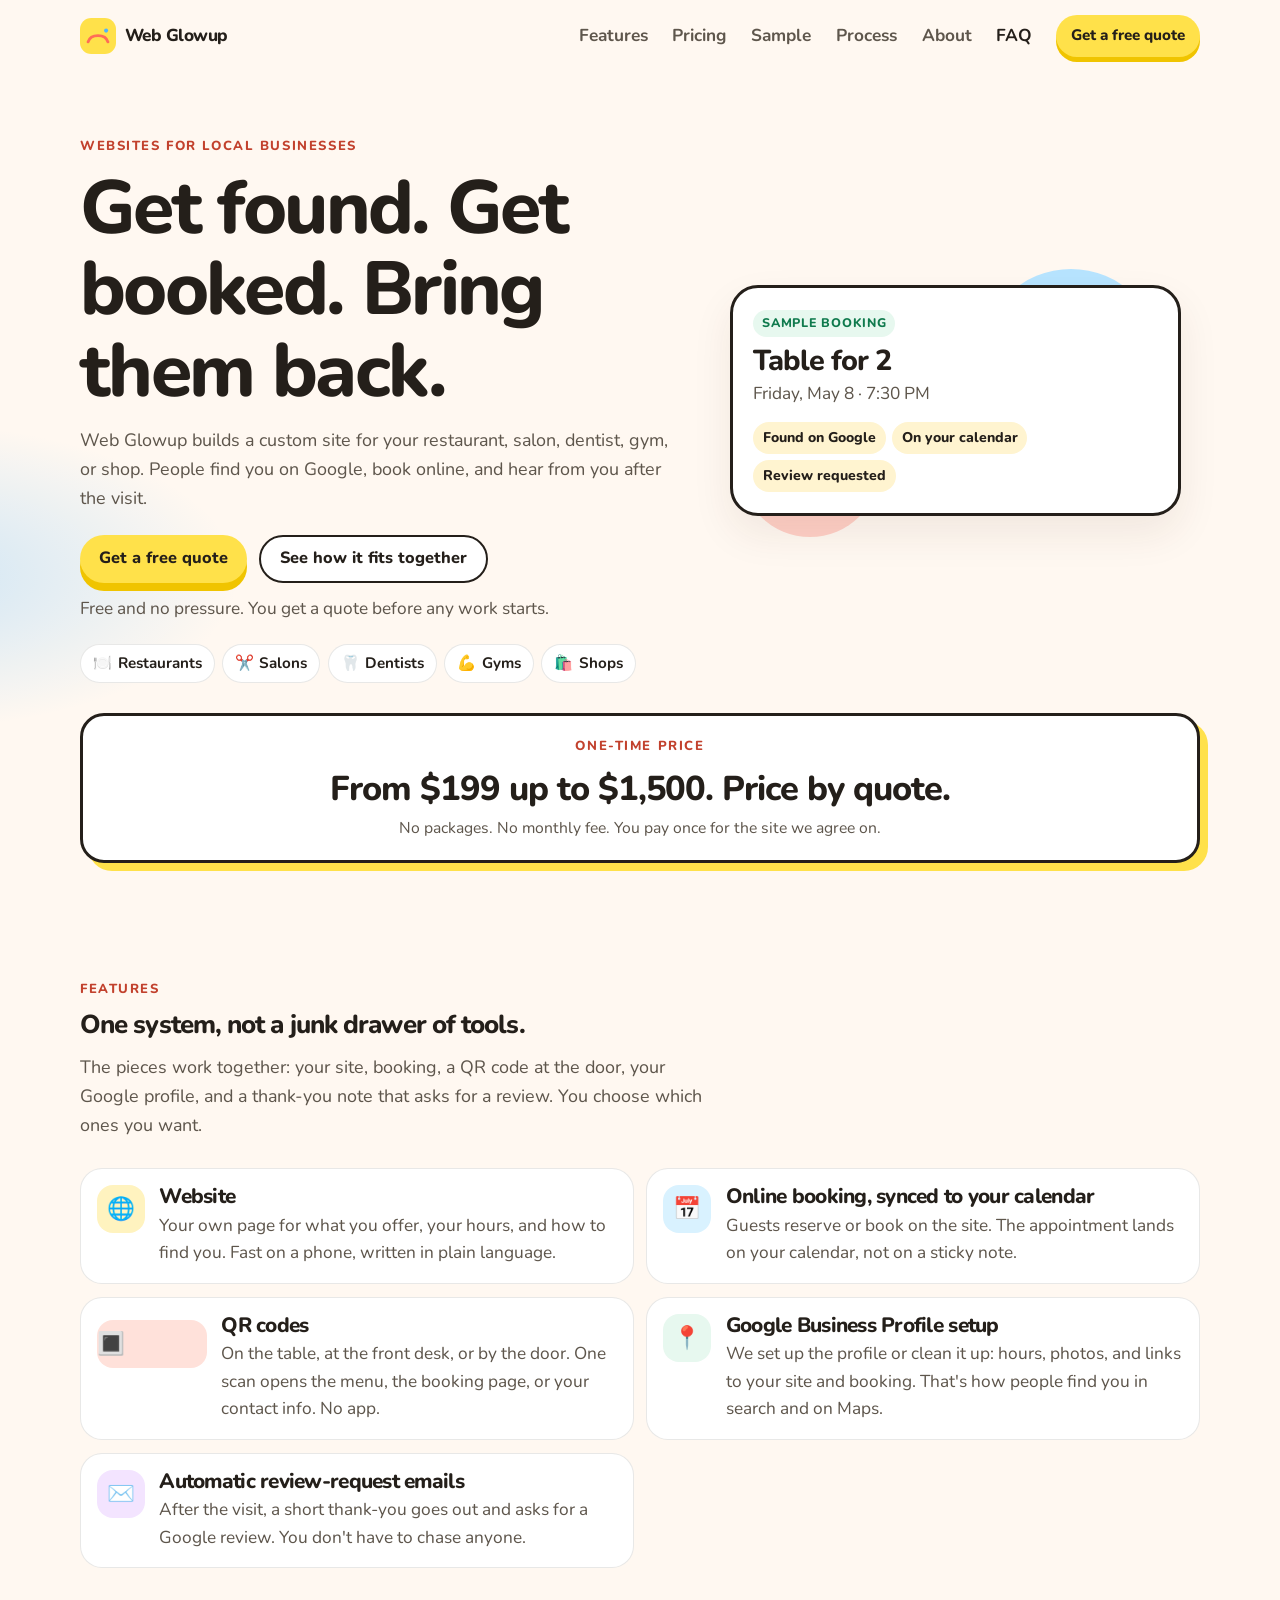
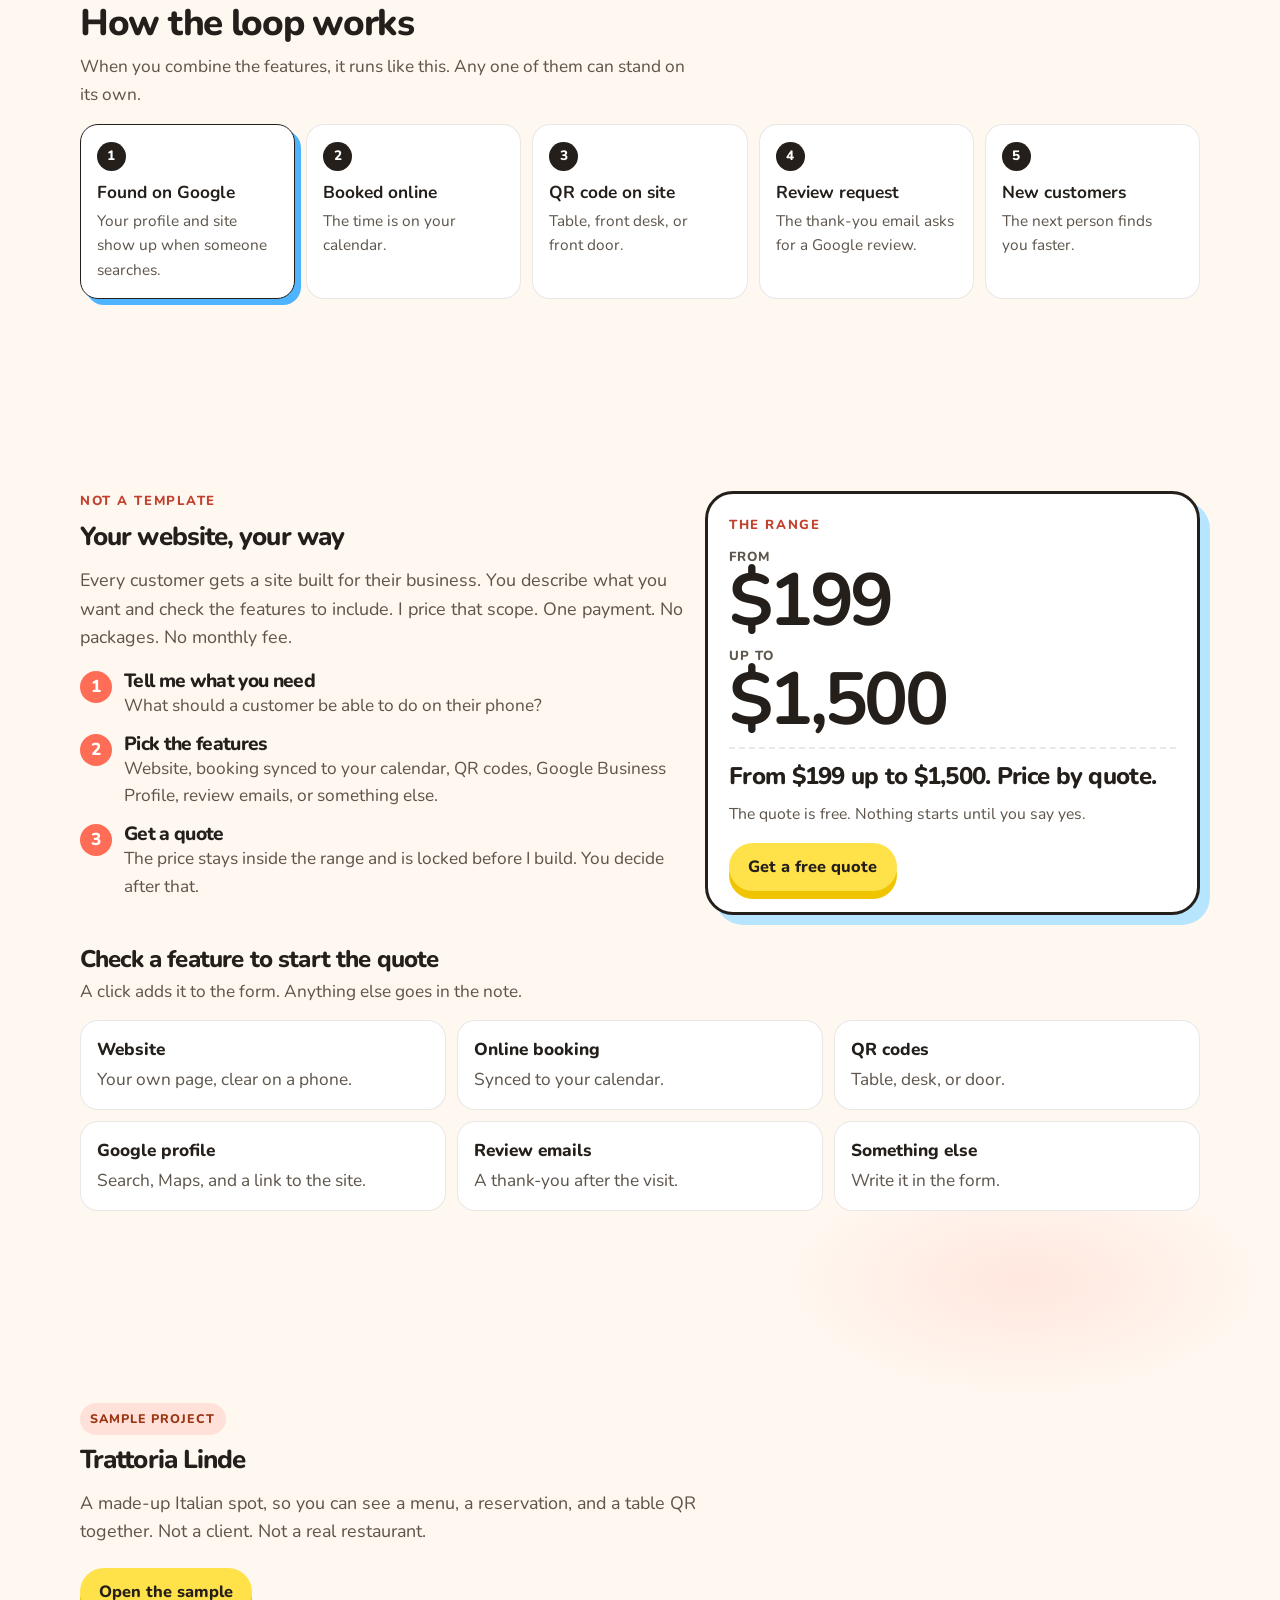
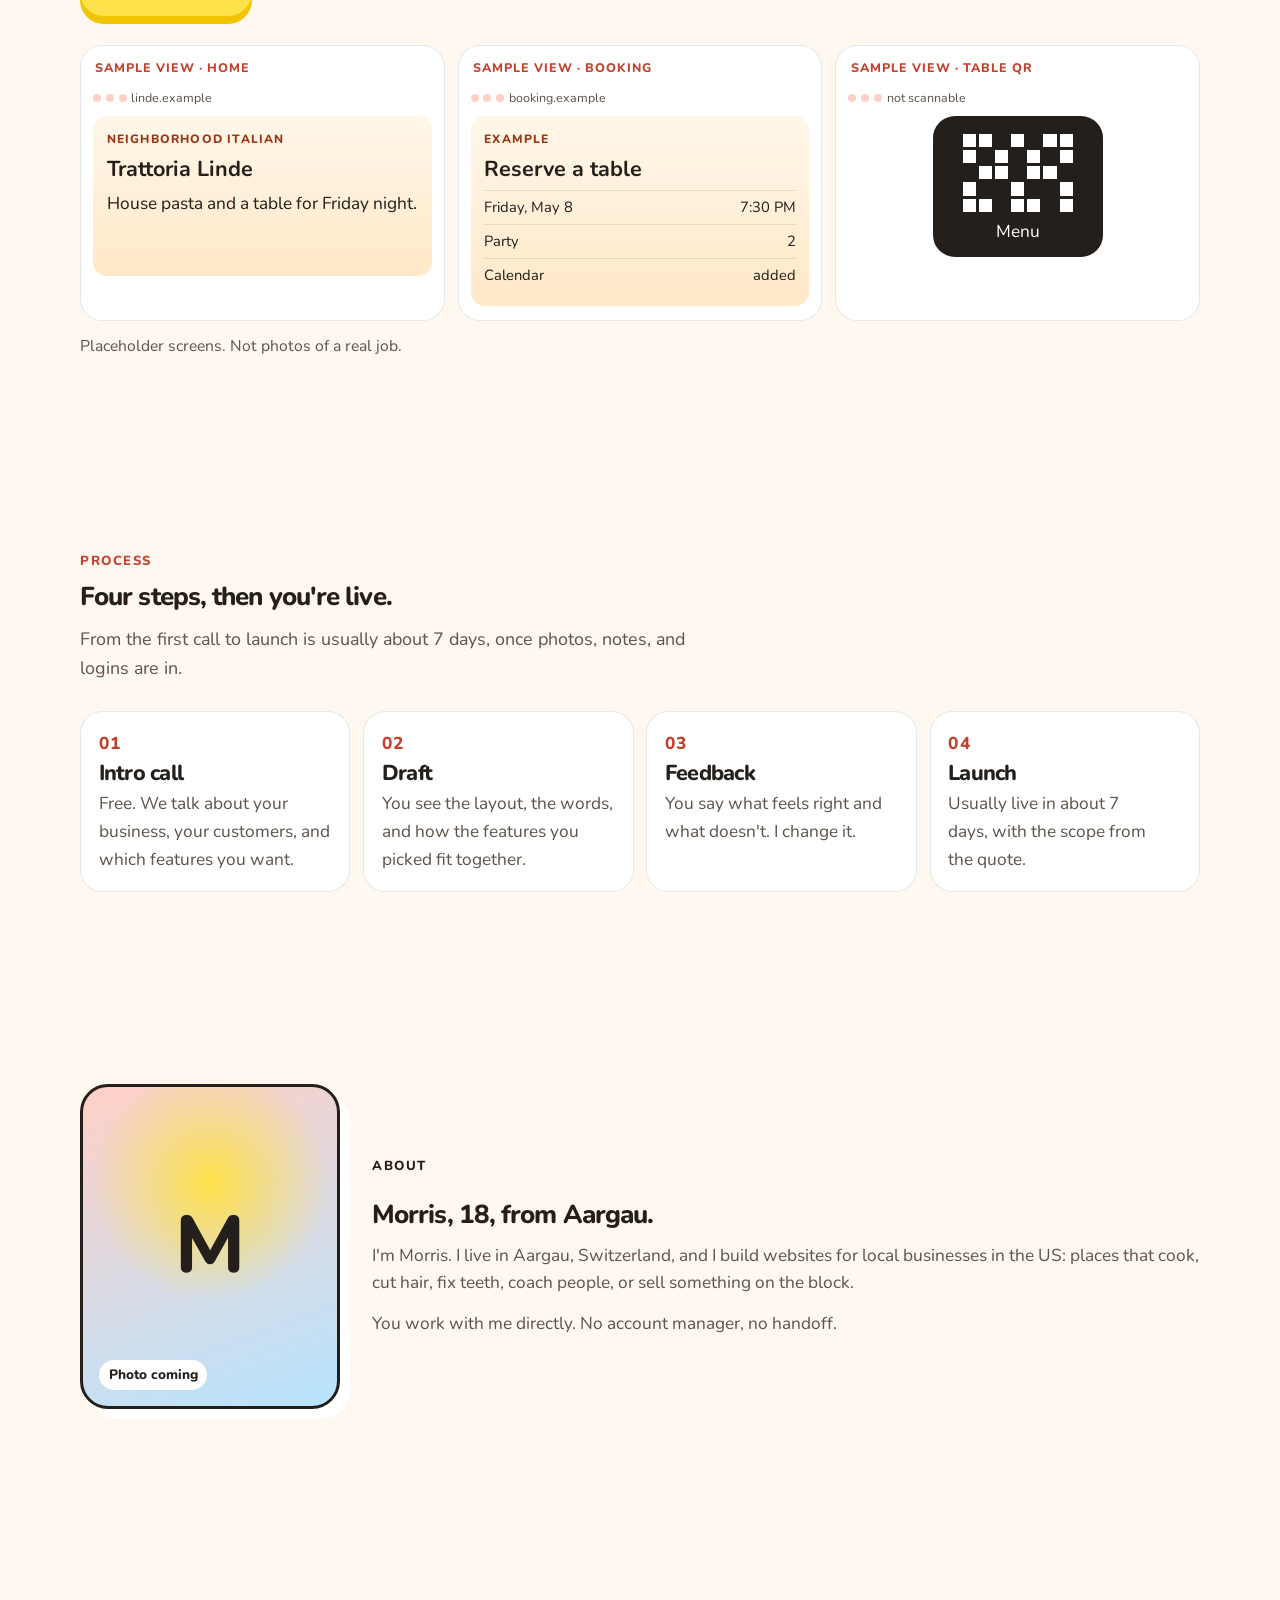
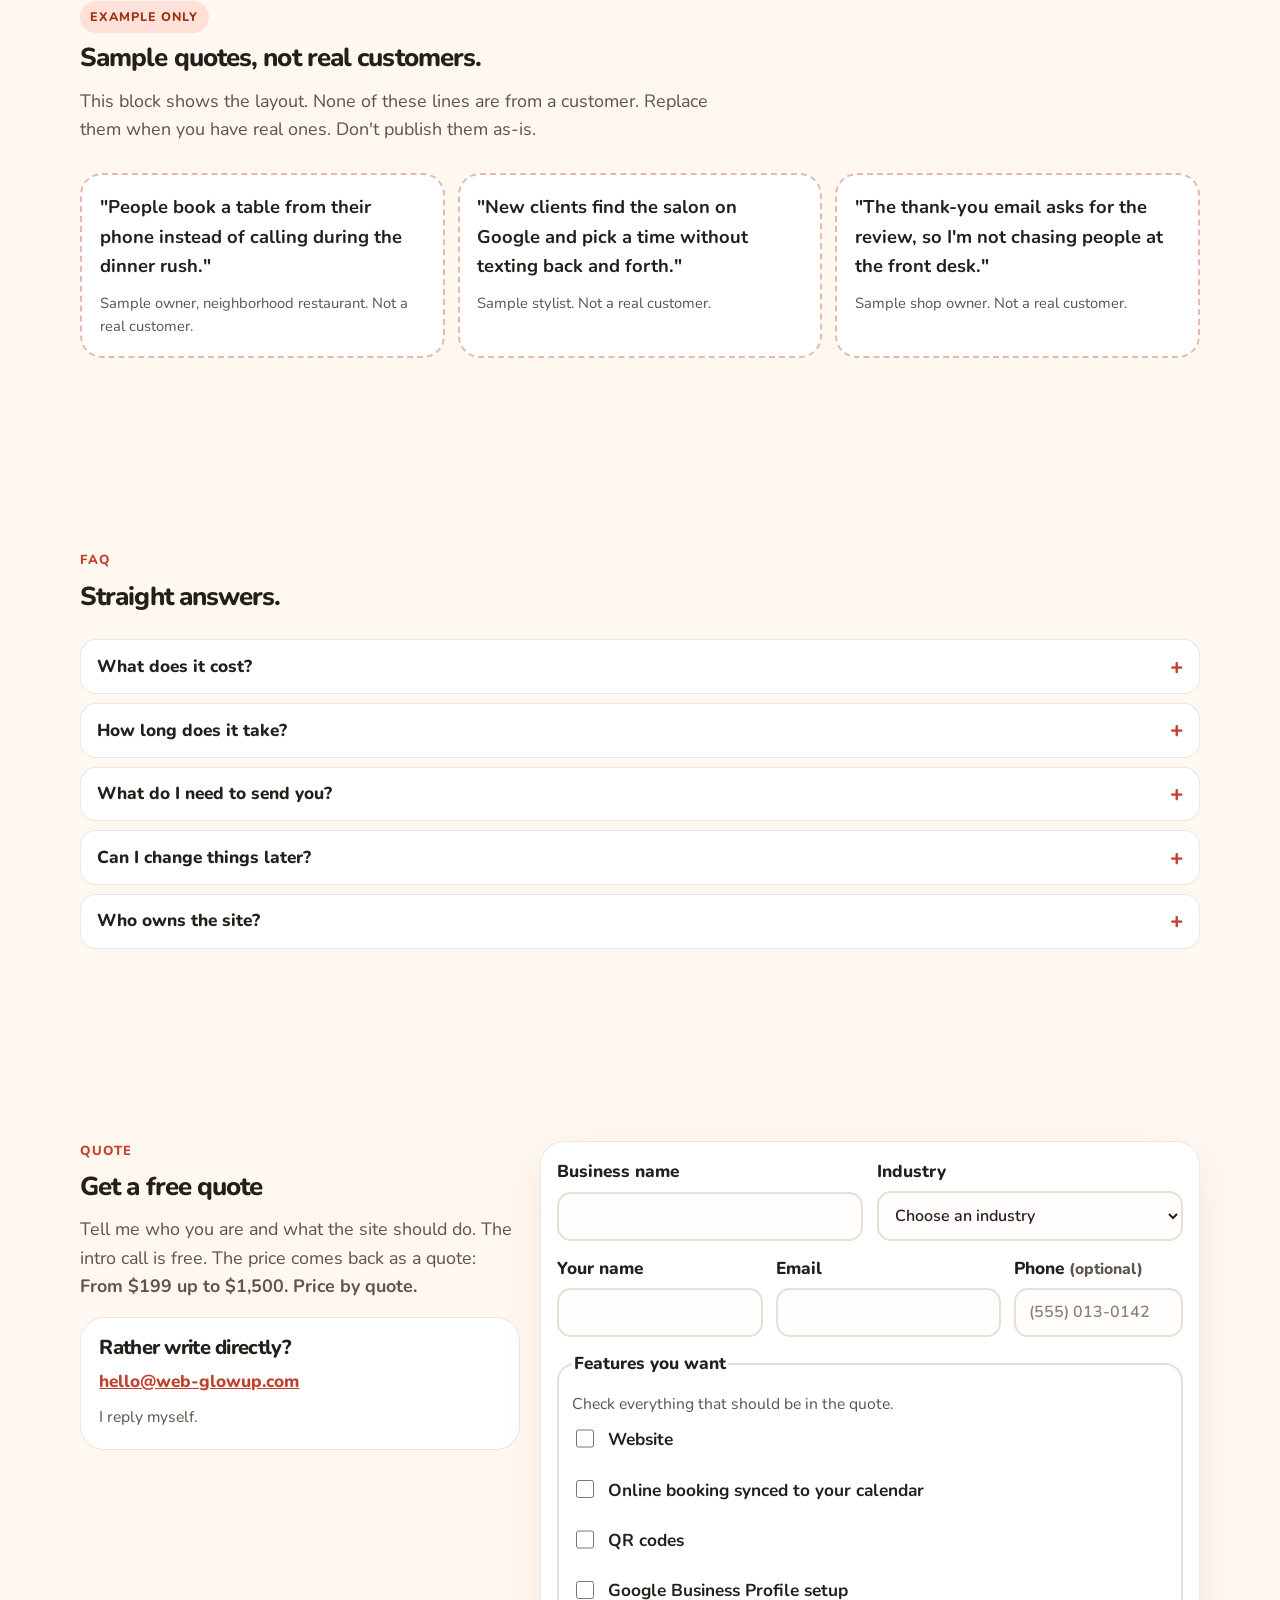
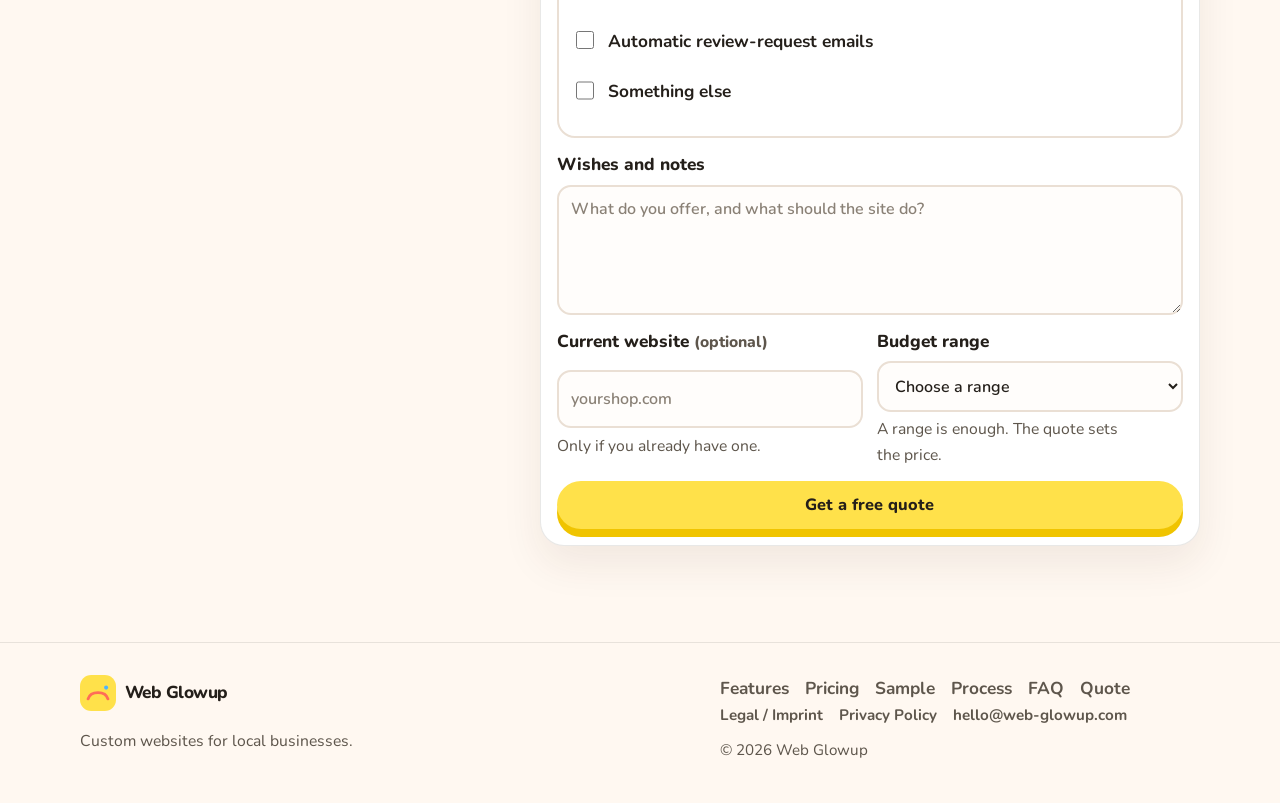
<file: index.html>
<!DOCTYPE html>
<html lang="en">
<head>
  <meta charset="utf-8">
  <meta name="viewport" content="width=device-width, initial-scale=1">
  <meta name="color-scheme" content="light">
  <title>Web Glowup — Custom websites for local businesses</title>
  <meta name="description" content="Custom websites for restaurants, salons, dentists, gyms, and shops. Get found on Google, take bookings, and ask for reviews. From $199 up to $1,500. Price by quote.">
  <meta property="og:title" content="Web Glowup — Custom websites for local businesses">
  <meta property="og:description" content="A one-of-a-kind site, the features you actually want, and a quote before any work starts. From $199 up to $1,500.">
  <meta property="og:type" content="website">
  <meta property="og:url" content="https://web-glowup.com/">
  <meta property="og:locale" content="en_US">
  <link rel="icon" href="assets/favicon.svg" type="image/svg+xml">
  <link rel="icon" href="assets/favicon-32.png" sizes="32x32" type="image/png">
  <link rel="apple-touch-icon" href="assets/apple-touch-icon.png">
  <link rel="stylesheet" href="css/styles.css">
  <script>document.documentElement.classList.add("js");</script>
</head>
<body>
  <a class="skip" href="#content">Skip to content</a>
  <header class="site-header" id="top">
    <div class="header-inner">
      <a class="logo" href="#top">
        <img src="assets/logo.svg" width="36" height="36" alt="">
        <span>Web Glowup</span>
      </a>
      <button class="nav-toggle" type="button" data-nav-toggle aria-expanded="false" aria-controls="nav-panel">Menu</button>
      <nav class="nav-panel" id="nav-panel" data-nav-panel aria-label="Page sections">
        <a href="#features">Features</a>
        <a href="#pricing">Pricing</a>
        <a href="#sample">Sample</a>
        <a href="#process">Process</a>
        <a href="#about">About</a>
        <a href="#faq">FAQ</a>
        <a class="nav-cta" href="#quote">Get a free quote</a>
      </nav>
      <a class="button button-small header-cta" href="#quote">Get a free quote</a>
    </div>
  </header>

  <main id="content">
    <section class="hero" aria-labelledby="hero-title">
      <div class="container hero-grid">
        <div class="hero-copy">
          <p class="eyebrow">Websites for local businesses</p>
          <h1 id="hero-title">Get found. Get booked. Bring them back.</h1>
          <p class="lead">Web Glowup builds a custom site for your restaurant, salon, dentist, gym, or shop. People find you on Google, book online, and hear from you after the visit.</p>
          <div class="hero-actions">
            <a class="button" href="#quote">Get a free quote</a>
            <a class="button button-ghost" href="#features">See how it fits together</a>
          </div>
          <p class="hero-note">Free and no pressure. You get a quote before any work starts.</p>
          <ul class="chips">
            <li><span aria-hidden="true">🍽️</span> Restaurants</li>
            <li><span aria-hidden="true">✂️</span> Salons</li>
            <li><span aria-hidden="true">🦷</span> Dentists</li>
            <li><span aria-hidden="true">💪</span> Gyms</li>
            <li><span aria-hidden="true">🛍️</span> Shops</li>
          </ul>
        </div>
        <div class="hero-art" aria-hidden="true">
          <div class="blob blob-a"></div>
          <div class="blob blob-b"></div>
          <div class="blob blob-c"></div>
          <div class="hero-card">
            <span class="tag">Sample booking</span>
            <h2>Table for 2</h2>
            <p>Friday, May 8 · 7:30 PM</p>
            <div class="pill-row">
              <span>Found on Google</span>
              <span>On your calendar</span>
              <span>Review requested</span>
            </div>
          </div>
        </div>
      </div>
    </section>

    <aside class="price-band" aria-label="Price range">
      <div class="container">
        <div class="price-band-inner">
          <p class="eyebrow">One-time price</p>
          <p class="price-sentence" data-price-sentence>From $199 up to $1,500. Price by quote.</p>
          <p class="price-note">No packages. No monthly fee. You pay once for the site we agree on.</p>
        </div>
      </div>
    </aside>

    <section class="section" id="features" aria-labelledby="features-title">
      <div class="container">
        <div class="section-head reveal">
          <p class="eyebrow">Features</p>
          <h2 id="features-title">One system, not a junk drawer of tools.</h2>
          <p class="lead">The pieces work together: your site, booking, a QR code at the door, your Google profile, and a thank-you note that asks for a review. You choose which ones you want.</p>
        </div>
        <ul class="feature-list">
          <li class="feature reveal">
            <span class="icon sun" aria-hidden="true">🌐</span>
            <div>
              <h3>Website</h3>
              <p>Your own page for what you offer, your hours, and how to find you. Fast on a phone, written in plain language.</p>
            </div>
          </li>
          <li class="feature reveal">
            <span class="icon cal" aria-hidden="true">📅</span>
            <div>
              <h3>Online booking, synced to your calendar</h3>
              <p>Guests reserve or book on the site. The appointment lands on your calendar, not on a sticky note.</p>
            </div>
          </li>
          <li class="feature reveal">
            <span class="icon qr" aria-hidden="true">🔳</span>
            <div>
              <h3>QR codes</h3>
              <p>On the table, at the front desk, or by the door. One scan opens the menu, the booking page, or your contact info. No app.</p>
            </div>
          </li>
          <li class="feature reveal">
            <span class="icon pin" aria-hidden="true">📍</span>
            <div>
              <h3>Google Business Profile setup</h3>
              <p>We set up the profile or clean it up: hours, photos, and links to your site and booking. That's how people find you in search and on Maps.</p>
            </div>
          </li>
          <li class="feature reveal">
            <span class="icon mail" aria-hidden="true">✉️</span>
            <div>
              <h3>Automatic review-request emails</h3>
              <p>After the visit, a short thank-you goes out and asks for a Google review. You don't have to chase anyone.</p>
            </div>
          </li>
        </ul>
        <div class="cycle-wrap reveal">
          <h3>How the loop works</h3>
          <p>When you combine the features, it runs like this. Any one of them can stand on its own.</p>
          <ol class="cycle" data-cycle>
            <li><span>1</span><strong>Found on Google</strong><p>Your profile and site show up when someone searches.</p></li>
            <li><span>2</span><strong>Booked online</strong><p>The time is on your calendar.</p></li>
            <li><span>3</span><strong>QR code on site</strong><p>Table, front desk, or front door.</p></li>
            <li><span>4</span><strong>Review request</strong><p>The thank-you email asks for a Google review.</p></li>
            <li><span>5</span><strong>New customers</strong><p>The next person finds you faster.</p></li>
          </ol>
        </div>
      </div>
    </section>

    <section class="section" id="pricing" aria-labelledby="pricing-title">
      <div class="container price-layout">
        <div class="reveal">
          <p class="eyebrow">Not a template</p>
          <h2 id="pricing-title">Your website, your way</h2>
          <p class="lead">Every customer gets a site built for their business. You describe what you want and check the features to include. I price that scope. One payment. No packages. No monthly fee.</p>
          <ol class="wish-steps">
            <li>
              <span>1</span>
              <div>
                <h3>Tell me what you need</h3>
                <p>What should a customer be able to do on their phone?</p>
              </div>
            </li>
            <li>
              <span>2</span>
              <div>
                <h3>Pick the features</h3>
                <p>Website, booking synced to your calendar, QR codes, Google Business Profile, review emails, or something else.</p>
              </div>
            </li>
            <li>
              <span>3</span>
              <div>
                <h3>Get a quote</h3>
                <p>The price stays inside the range and is locked before I build. You decide after that.</p>
              </div>
            </li>
          </ol>
        </div>
        <div class="price-card reveal">
          <p class="eyebrow">The range</p>
          <div class="price-figures" aria-hidden="true">
            <p><span>From</span><strong data-amount="from">$199</strong></p>
            <p><span>Up to</span><strong data-amount="max">$1,500</strong></p>
          </div>
          <p class="price-sentence" data-price-sentence>From $199 up to $1,500. Price by quote.</p>
          <p class="price-note">The quote is free. Nothing starts until you say yes.</p>
          <a class="button" href="#quote">Get a free quote</a>
        </div>
      </div>
      <div class="container">
        <h3 class="picks-title">Check a feature to start the quote</h3>
        <p class="picks-intro">A click adds it to the form. Anything else goes in the note.</p>
        <ul class="picks">
          <li><a href="#quote" data-check="website"><strong>Website</strong><span>Your own page, clear on a phone.</span></a></li>
          <li><a href="#quote" data-check="booking"><strong>Online booking</strong><span>Synced to your calendar.</span></a></li>
          <li><a href="#quote" data-check="qr"><strong>QR codes</strong><span>Table, desk, or door.</span></a></li>
          <li><a href="#quote" data-check="google"><strong>Google profile</strong><span>Search, Maps, and a link to the site.</span></a></li>
          <li><a href="#quote" data-check="mail"><strong>Review emails</strong><span>A thank-you after the visit.</span></a></li>
          <li><a href="#quote" data-check="other"><strong>Something else</strong><span>Write it in the form.</span></a></li>
        </ul>
      </div>
    </section>

    <section class="section" id="sample" aria-labelledby="sample-title">
      <div class="container">
        <div class="section-head reveal">
          <p class="sample-flag">Sample project</p>
          <h2 id="sample-title">Trattoria Linde</h2>
          <p class="lead">A made-up Italian spot, so you can see a menu, a reservation, and a table QR together. Not a client. Not a real restaurant.</p>
          <div class="hero-actions">
            <a class="button" href="./demo/" data-demo-link>Open the sample</a>
          </div>
        </div>
        <div class="shots">
          <figure class="shot reveal">
            <figcaption>Sample view · Home</figcaption>
            <div class="browser">
              <div class="browser-bar" aria-hidden="true"><i></i><i></i><i></i><span>linde.example</span></div>
              <div class="mini">
                <p class="k">Neighborhood Italian</p>
                <h4>Trattoria Linde</h4>
                <p>House pasta and a table for Friday night.</p>
              </div>
            </div>
          </figure>
          <figure class="shot reveal">
            <figcaption>Sample view · Booking</figcaption>
            <div class="browser">
              <div class="browser-bar" aria-hidden="true"><i></i><i></i><i></i><span>booking.example</span></div>
              <div class="mini">
                <p class="k">Example</p>
                <h4>Reserve a table</h4>
                <div class="mini-row"><span>Friday, May 8</span><span>7:30 PM</span></div>
                <div class="mini-row"><span>Party</span><span>2</span></div>
                <div class="mini-row"><span>Calendar</span><span>added</span></div>
              </div>
            </div>
          </figure>
          <figure class="shot reveal">
            <figcaption>Sample view · Table QR</figcaption>
            <div class="browser">
              <div class="browser-bar" aria-hidden="true"><i></i><i></i><i></i><span>not scannable</span></div>
              <div class="phone-mini">
                <div class="qr" aria-hidden="true">
                  <i class="on"></i><i class="on"></i><i></i><i class="on"></i><i></i><i class="on"></i><i class="on"></i>
                  <i class="on"></i><i></i><i class="on"></i><i></i><i class="on"></i><i></i><i class="on"></i>
                  <i></i><i class="on"></i><i class="on"></i><i></i><i class="on"></i><i class="on"></i><i></i>
                  <i class="on"></i><i></i><i></i><i class="on"></i><i></i><i></i><i class="on"></i>
                  <i class="on"></i><i class="on"></i><i></i><i class="on"></i><i class="on"></i><i></i><i class="on"></i>
                </div>
                <p>Menu</p>
              </div>
            </div>
          </figure>
        </div>
        <p class="fine" style="margin-top:0.8rem">Placeholder screens. Not photos of a real job.</p>
      </div>
    </section>

    <section class="section" id="process" aria-labelledby="process-title">
      <div class="container">
        <div class="section-head reveal">
          <p class="eyebrow">Process</p>
          <h2 id="process-title">Four steps, then you're live.</h2>
          <p class="lead">From the first call to launch is usually about 7 days, once photos, notes, and logins are in.</p>
        </div>
        <ol class="steps">
          <li class="step reveal"><span>01</span><h3>Intro call</h3><p>Free. We talk about your business, your customers, and which features you want.</p></li>
          <li class="step reveal"><span>02</span><h3>Draft</h3><p>You see the layout, the words, and how the features you picked fit together.</p></li>
          <li class="step reveal"><span>03</span><h3>Feedback</h3><p>You say what feels right and what doesn't. I change it.</p></li>
          <li class="step reveal"><span>04</span><h3>Launch</h3><p>Usually live in about 7 days, with the scope from the quote.</p></li>
        </ol>
      </div>
    </section>

    <section class="section" id="about" aria-labelledby="about-title">
      <div class="container about-grid">
        <div class="portrait" role="img" aria-label="Photo placeholder for Morris. A photo is coming.">
          <strong aria-hidden="true">M</strong>
          <span>Photo coming</span>
        </div>
        <div class="about-copy reveal">
          <p class="eyebrow">About</p>
          <h2 id="about-title">Morris, 18, from Aargau.</h2>
          <p>I'm Morris. I live in Aargau, Switzerland, and I build websites for local businesses in the US: places that cook, cut hair, fix teeth, coach people, or sell something on the block.</p>
          <p>You work with me directly. No account manager, no handoff.</p>
        </div>
      </div>
    </section>

    <section class="section" id="examples" aria-labelledby="examples-title">
      <div class="container">
        <div class="section-head reveal">
          <p class="example-flag">Example only</p>
          <h2 id="examples-title">Sample quotes, not real customers.</h2>
          <p class="lead">This block shows the layout. None of these lines are from a customer. Replace them when you have real ones. Don't publish them as-is.</p>
        </div>
        <div class="quotes">
          <blockquote class="quote reveal">
            <p>"People book a table from their phone instead of calling during the dinner rush."</p>
            <footer>Sample owner, neighborhood restaurant. Not a real customer.</footer>
          </blockquote>
          <blockquote class="quote reveal">
            <p>"New clients find the salon on Google and pick a time without texting back and forth."</p>
            <footer>Sample stylist. Not a real customer.</footer>
          </blockquote>
          <blockquote class="quote reveal">
            <p>"The thank-you email asks for the review, so I'm not chasing people at the front desk."</p>
            <footer>Sample shop owner. Not a real customer.</footer>
          </blockquote>
        </div>
      </div>
    </section>

    <section class="section" id="faq" aria-labelledby="faq-title">
      <div class="container">
        <div class="section-head reveal">
          <p class="eyebrow">FAQ</p>
          <h2 id="faq-title">Straight answers.</h2>
        </div>
        <div class="faq">
          <details class="reveal">
            <summary>What does it cost?</summary>
            <p>Every site is priced on its own. The range is <strong data-price-sentence>From $199 up to $1,500. Price by quote.</strong> It's a one-time payment. No packages and no monthly fee. The quote is free, and you see the number before any work starts.</p>
          </details>
          <details class="reveal">
            <summary>How long does it take?</summary>
            <p>About 7 days from the draft to launch, if notes, photos, and logins show up on time. The free intro call is the start.</p>
          </details>
          <details class="reveal">
            <summary>What do I need to send you?</summary>
            <p>A few notes on what you offer, your hours, your address, a logo if you have one, and photos. Phone photos are fine to start. If booking is included, I need access to Google and to your calendar. We'll sort out anything that's missing.</p>
          </details>
          <details class="reveal">
            <summary>Can I change things later?</summary>
            <p>Yes. After launch we talk through changes and price them one by one. There is no monthly plan.</p>
          </details>
          <details class="reveal">
            <summary>Who owns the site?</summary>
            <p>You do. The words and photos you provide, and the finished site, are yours. You get the files and the logins. The domain and the Google profile stay in your name.</p>
          </details>
        </div>
      </div>
    </section>

    <section class="section" id="quote" aria-labelledby="quote-title">
      <div class="container quote-grid">
        <div class="reveal">
          <p class="eyebrow">Quote</p>
          <h2 id="quote-title">Get a free quote</h2>
          <p class="lead">Tell me who you are and what the site should do. The intro call is free. The price comes back as a quote: <strong data-price-sentence>From $199 up to $1,500. Price by quote.</strong></p>
          <div class="aside-card" style="margin-top:1rem">
            <h3>Rather write directly?</h3>
            <p><a data-email href="mailto:hello@web-glowup.com">hello@web-glowup.com</a></p>
            <p class="fine">I reply myself.</p>
          </div>
        </div>
        <form class="form-card reveal" data-quote action="#quote" method="post" novalidate>
          <div class="form-grid">
            <div class="form-row-2">
              <div class="field">
                <label for="business">Business name</label>
                <input id="business" name="business" type="text" autocomplete="organization" maxlength="160" required>
                <p id="err-business" class="field-error" hidden></p>
              </div>
              <div class="field">
                <label for="industry">Industry</label>
                <select id="industry" name="industry" required>
                  <option value="">Choose an industry</option>
                  <option>Restaurant</option>
                  <option>Salon</option>
                  <option>Dentist</option>
                  <option>Gym</option>
                  <option>Shop</option>
                  <option>Other</option>
                </select>
                <p id="err-industry" class="field-error" hidden></p>
              </div>
            </div>
            <div class="form-row-3">
              <div class="field">
                <label for="name">Your name</label>
                <input id="name" name="name" type="text" autocomplete="name" maxlength="120" required>
                <p id="err-name" class="field-error" hidden></p>
              </div>
              <div class="field">
                <label for="email">Email</label>
                <input id="email" name="email" type="email" autocomplete="email" maxlength="160" required>
                <p id="err-email" class="field-error" hidden></p>
              </div>
              <div class="field">
                <label for="phone">Phone <span class="fine">(optional)</span></label>
                <input id="phone" name="phone" type="tel" autocomplete="tel" maxlength="40" placeholder="(555) 013-0142">
              </div>
            </div>
            <fieldset>
              <legend>Features you want</legend>
              <p class="hint">Check everything that should be in the quote.</p>
              <div class="checks">
                <label class="check"><input id="fn-website" type="checkbox" name="features" value="Website"> <span>Website</span></label>
                <label class="check"><input id="fn-booking" type="checkbox" name="features" value="Online booking synced to calendar"> <span>Online booking synced to your calendar</span></label>
                <label class="check"><input id="fn-qr" type="checkbox" name="features" value="QR codes"> <span>QR codes</span></label>
                <label class="check"><input id="fn-google" type="checkbox" name="features" value="Google Business Profile setup"> <span>Google Business Profile setup</span></label>
                <label class="check"><input id="fn-mail" type="checkbox" name="features" value="Automatic review-request emails"> <span>Automatic review-request emails</span></label>
                <label class="check"><input id="fn-other" type="checkbox" name="features" value="Something else"> <span>Something else</span></label>
              </div>
              <p id="err-features" class="field-error" hidden></p>
            </fieldset>
            <div class="field">
              <label for="wishes">Wishes and notes</label>
              <textarea id="wishes" name="wishes" maxlength="4000" required placeholder="What do you offer, and what should the site do?"></textarea>
              <p id="err-wishes" class="field-error" hidden></p>
            </div>
            <div class="form-row-2">
              <div class="field">
                <label for="website">Current website <span class="fine">(optional)</span></label>
                <input id="website" name="website" type="text" inputmode="url" autocomplete="url" maxlength="300" placeholder="yourshop.com" aria-describedby="website-hint">
                <p id="website-hint" class="hint">Only if you already have one.</p>
                <p id="err-website" class="field-error" hidden></p>
              </div>
              <div class="field">
                <label for="budget">Budget range</label>
                <select id="budget" name="budget" data-budget required aria-describedby="budget-hint">
                  <option value="">Choose a range</option>
                </select>
                <p id="budget-hint" class="hint">A range is enough. The quote sets the price.</p>
                <p id="err-budget" class="field-error" hidden></p>
              </div>
            </div>
            <div class="hp" aria-hidden="true">
              <label for="gotcha">Company</label>
              <input id="gotcha" name="_gotcha" type="text" tabindex="-1" autocomplete="off">
            </div>
            <input type="hidden" name="_subject" value="Quote request — Web Glowup">
            <button class="button" type="submit">Get a free quote</button>
            <div data-form-status role="status" hidden></div>
          </div>
        </form>
      </div>
    </section>
  </main>

  <footer class="site-footer">
    <div class="container footer-grid">
      <div>
        <a class="logo" href="#top">
          <img src="assets/logo.svg" width="36" height="36" alt="">
          <span>Web Glowup</span>
        </a>
        <p class="fine" style="margin-top:0.6rem">Custom websites for local businesses.</p>
      </div>
      <div>
        <nav class="footer-links" aria-label="Footer">
          <a href="#features">Features</a>
          <a href="#pricing">Pricing</a>
          <a href="#sample">Sample</a>
          <a href="#process">Process</a>
          <a href="#faq">FAQ</a>
          <a href="#quote">Quote</a>
        </nav>
        <p class="footer-meta">
          <a href="legal.html">Legal / Imprint</a>
          <a href="privacy.html">Privacy Policy</a>
          <a data-email href="mailto:hello@web-glowup.com">hello@web-glowup.com</a>
          <span>© 2026 Web Glowup</span>
        </p>
      </div>
    </div>
  </footer>

  <script type="application/ld+json">
  {
    "@context": "https://schema.org",
    "@type": "ProfessionalService",
    "name": "Web Glowup",
    "url": "https://web-glowup.com/",
    "email": "hello@web-glowup.com",
    "areaServed": "United States",
    "founder": { "@type": "Person", "name": "Morris" }
  }
  </script>
  <script src="js/site-config.js"></script>
  <script src="js/main.js"></script>
</body>
</html>
</file>
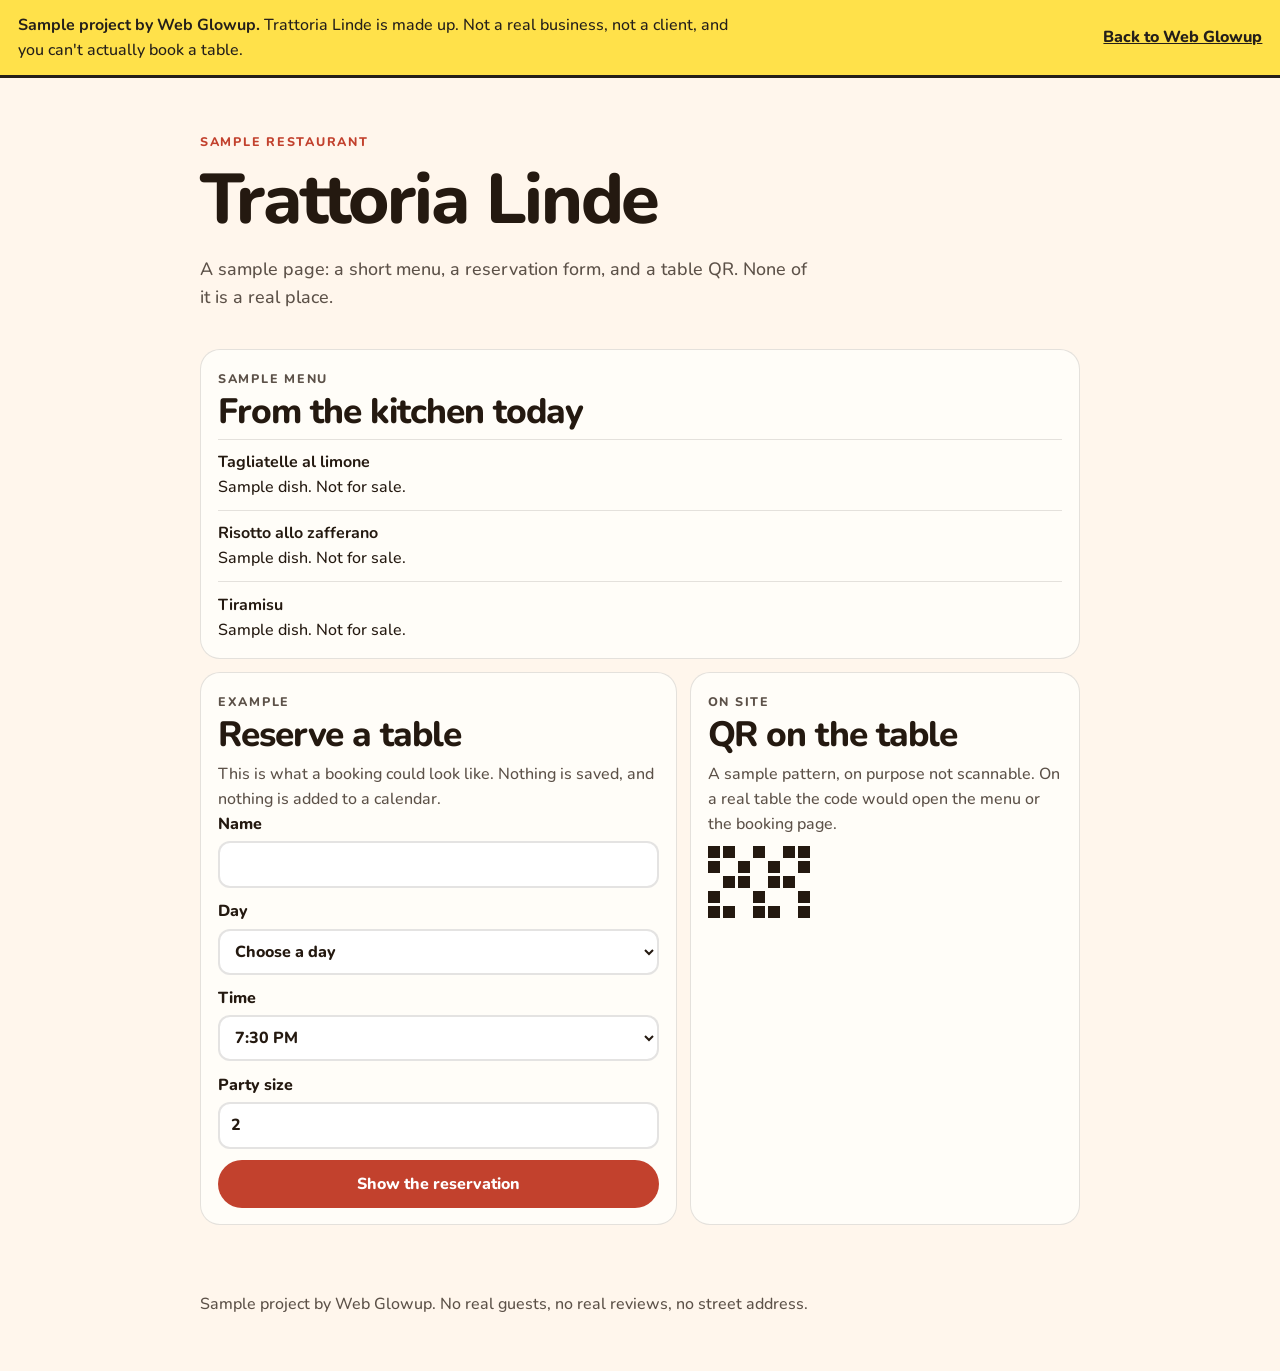
<file: demo/index.html>
<!DOCTYPE html>
<html lang="en">
<head>
  <meta charset="utf-8">
  <meta name="viewport" content="width=device-width, initial-scale=1">
  <meta name="robots" content="noindex, follow">
  <title>Trattoria Linde — sample project by Web Glowup</title>
  <meta name="description" content="A made-up sample. Trattoria Linde is not a real restaurant and not a client of Web Glowup.">
  <link rel="icon" href="../assets/favicon.svg" type="image/svg+xml">
  <link rel="stylesheet" href="../css/demo.css">
</head>
<body>
  <div class="demo-banner">
    <p><strong>Sample project by Web Glowup.</strong> Trattoria Linde is made up. Not a real business, not a client, and you can't actually book a table.</p>
    <a href="../index.html">Back to Web Glowup</a>
  </div>
  <header class="hero wrap">
    <p class="kicker">Sample restaurant</p>
    <h1>Trattoria Linde</h1>
    <p class="lead">A sample page: a short menu, a reservation form, and a table QR. None of it is a real place.</p>
  </header>
  <main class="wrap grid">
    <section class="card span-2" aria-labelledby="menu-title">
      <p class="kicker">Sample menu</p>
      <h2 id="menu-title">From the kitchen today</h2>
      <div class="menu">
        <div class="dish"><strong>Tagliatelle al limone</strong><span>Sample dish. Not for sale.</span></div>
        <div class="dish"><strong>Risotto allo zafferano</strong><span>Sample dish. Not for sale.</span></div>
        <div class="dish"><strong>Tiramisu</strong><span>Sample dish. Not for sale.</span></div>
      </div>
    </section>
    <section class="card" aria-labelledby="reserve-title">
      <p class="kicker">Example</p>
      <h2 id="reserve-title">Reserve a table</h2>
      <p>This is what a booking could look like. Nothing is saved, and nothing is added to a calendar.</p>
      <form id="demo-form">
        <label>Name <input name="name" type="text" autocomplete="name" required></label>
        <label>Day
          <select name="day" required>
            <option value="">Choose a day</option>
            <option>Friday, May 8</option>
            <option>Saturday, May 9</option>
          </select>
        </label>
        <label>Time
          <select name="time" required>
            <option>6:30 PM</option>
            <option selected>7:30 PM</option>
            <option>8:00 PM</option>
            <option>8:30 PM</option>
          </select>
        </label>
        <label>Party size <input name="party" type="number" min="1" max="12" value="2" required></label>
        <button type="submit">Show the reservation</button>
      </form>
      <p id="demo-result" class="note" hidden></p>
    </section>
    <section class="card" aria-labelledby="qr-title">
      <p class="kicker">On site</p>
      <h2 id="qr-title">QR on the table</h2>
      <p>A sample pattern, on purpose not scannable. On a real table the code would open the menu or the booking page.</p>
      <div class="qr" aria-hidden="true">
        <i class="on"></i><i class="on"></i><i></i><i class="on"></i><i></i><i class="on"></i><i class="on"></i>
        <i class="on"></i><i></i><i class="on"></i><i></i><i class="on"></i><i></i><i class="on"></i>
        <i></i><i class="on"></i><i class="on"></i><i></i><i class="on"></i><i class="on"></i><i></i>
        <i class="on"></i><i></i><i></i><i class="on"></i><i></i><i></i><i class="on"></i>
        <i class="on"></i><i class="on"></i><i></i><i class="on"></i><i class="on"></i><i></i><i class="on"></i>
      </div>
    </section>
  </main>
  <footer class="wrap">
    <p>Sample project by Web Glowup. No real guests, no real reviews, no street address.</p>
  </footer>
  <script src="../js/demo.js"></script>
</body>
</html>
</file>
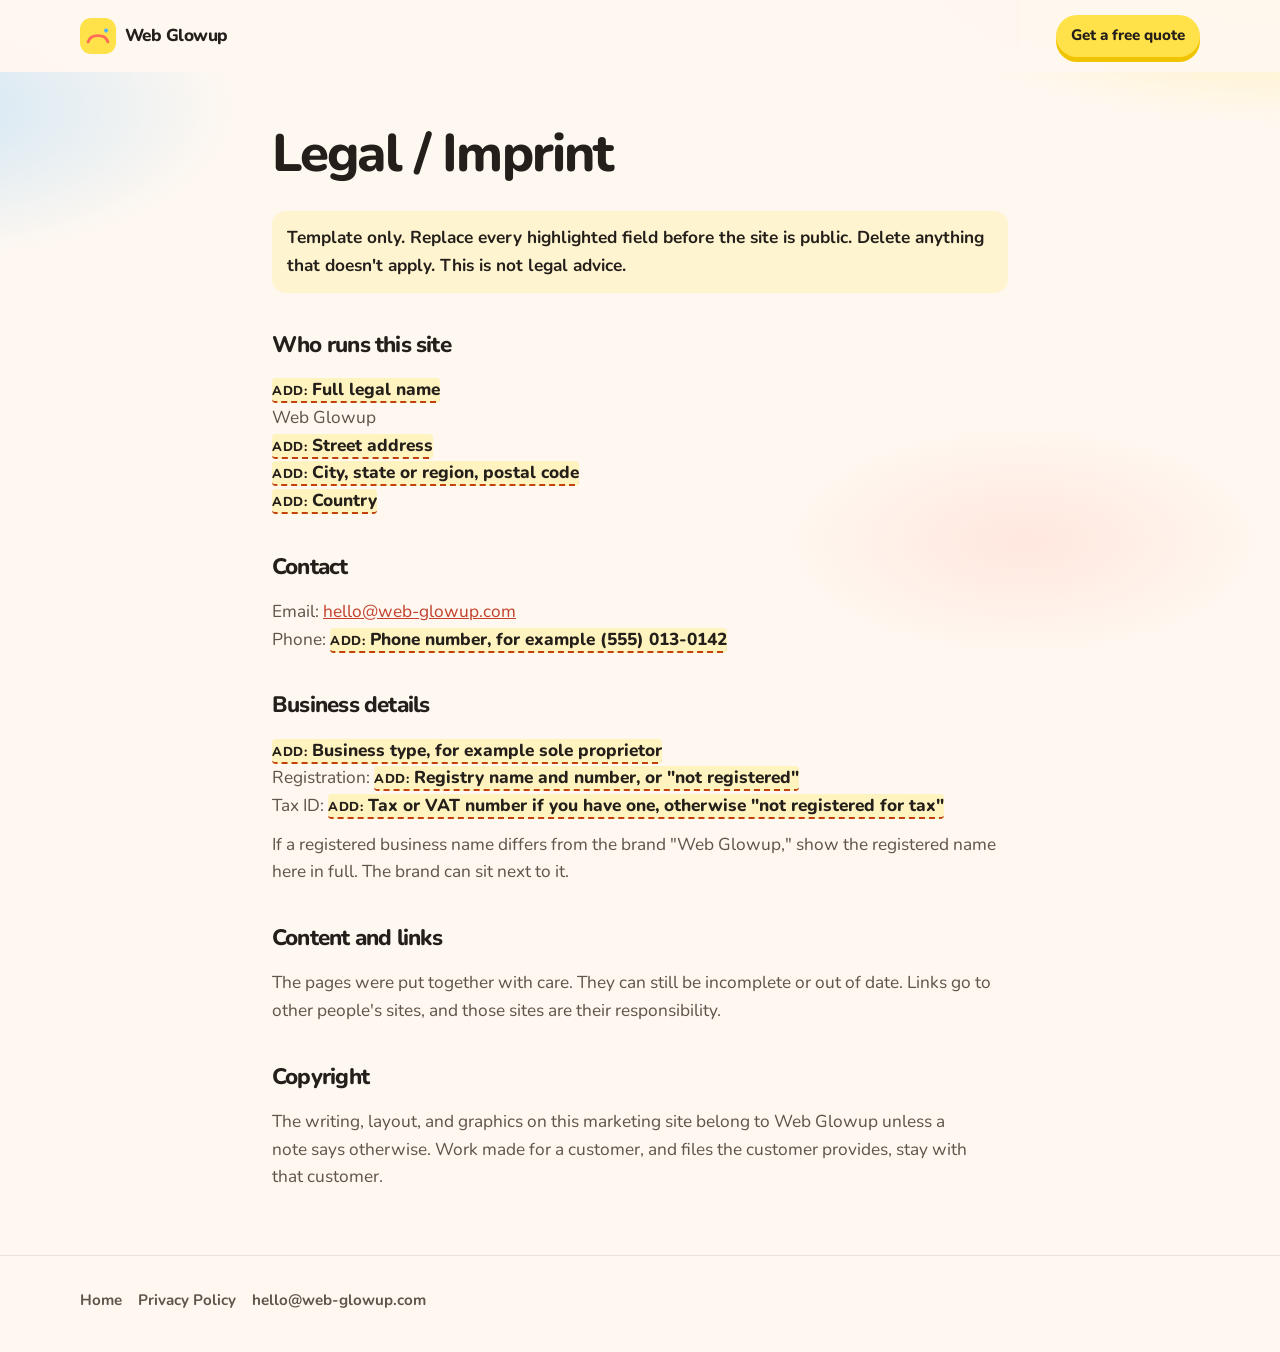
<file: legal.html>
<!DOCTYPE html>
<html lang="en">
<head>
  <meta charset="utf-8">
  <meta name="viewport" content="width=device-width, initial-scale=1">
  <meta name="color-scheme" content="light">
  <title>Legal / Imprint — Web Glowup</title>
  <meta name="description" content="Legal and imprint details for Web Glowup. Highlighted fields still need to be filled in.">
  <link rel="icon" href="assets/favicon.svg" type="image/svg+xml">
  <link rel="icon" href="assets/favicon-32.png" sizes="32x32" type="image/png">
  <link rel="apple-touch-icon" href="assets/apple-touch-icon.png">
  <link rel="stylesheet" href="css/styles.css">
</head>
<body>
  <a class="skip" href="#content">Skip to content</a>
  <header class="site-header">
    <div class="header-inner">
      <a class="logo" href="index.html">
        <img src="assets/logo.svg" width="36" height="36" alt="">
        <span>Web Glowup</span>
      </a>
      <a class="button button-small" href="index.html#quote">Get a free quote</a>
    </div>
  </header>
  <main id="content" class="legal">
    <article class="legal-wrap prose">
      <h1>Legal / Imprint</h1>
      <p class="todo-banner">Template only. Replace every highlighted field before the site is public. Delete anything that doesn't apply. This is not legal advice.</p>

      <h2>Who runs this site</h2>
      <p>
        <span class="fill">Full legal name</span><br>
        Web Glowup<br>
        <span class="fill">Street address</span><br>
        <span class="fill">City, state or region, postal code</span><br>
        <span class="fill">Country</span>
      </p>

      <h2>Contact</h2>
      <p>
        Email: <a data-email href="mailto:hello@web-glowup.com">hello@web-glowup.com</a><br>
        Phone: <span class="fill">Phone number, for example (555) 013-0142</span>
      </p>

      <h2>Business details</h2>
      <p>
        <span class="fill">Business type, for example sole proprietor</span><br>
        Registration: <span class="fill">Registry name and number, or "not registered"</span><br>
        Tax ID: <span class="fill">Tax or VAT number if you have one, otherwise "not registered for tax"</span>
      </p>
      <p>If a registered business name differs from the brand "Web Glowup," show the registered name here in full. The brand can sit next to it.</p>

      <h2>Content and links</h2>
      <p>The pages were put together with care. They can still be incomplete or out of date. Links go to other people's sites, and those sites are their responsibility.</p>

      <h2>Copyright</h2>
      <p>The writing, layout, and graphics on this marketing site belong to Web Glowup unless a note says otherwise. Work made for a customer, and files the customer provides, stay with that customer.</p>
    </article>
  </main>
  <footer class="site-footer">
    <div class="container footer-meta">
      <a href="index.html">Home</a>
      <a href="privacy.html">Privacy Policy</a>
      <a data-email href="mailto:hello@web-glowup.com">hello@web-glowup.com</a>
    </div>
  </footer>
  <script src="js/site-config.js"></script>
  <script src="js/main.js"></script>
</body>
</html>
</file>
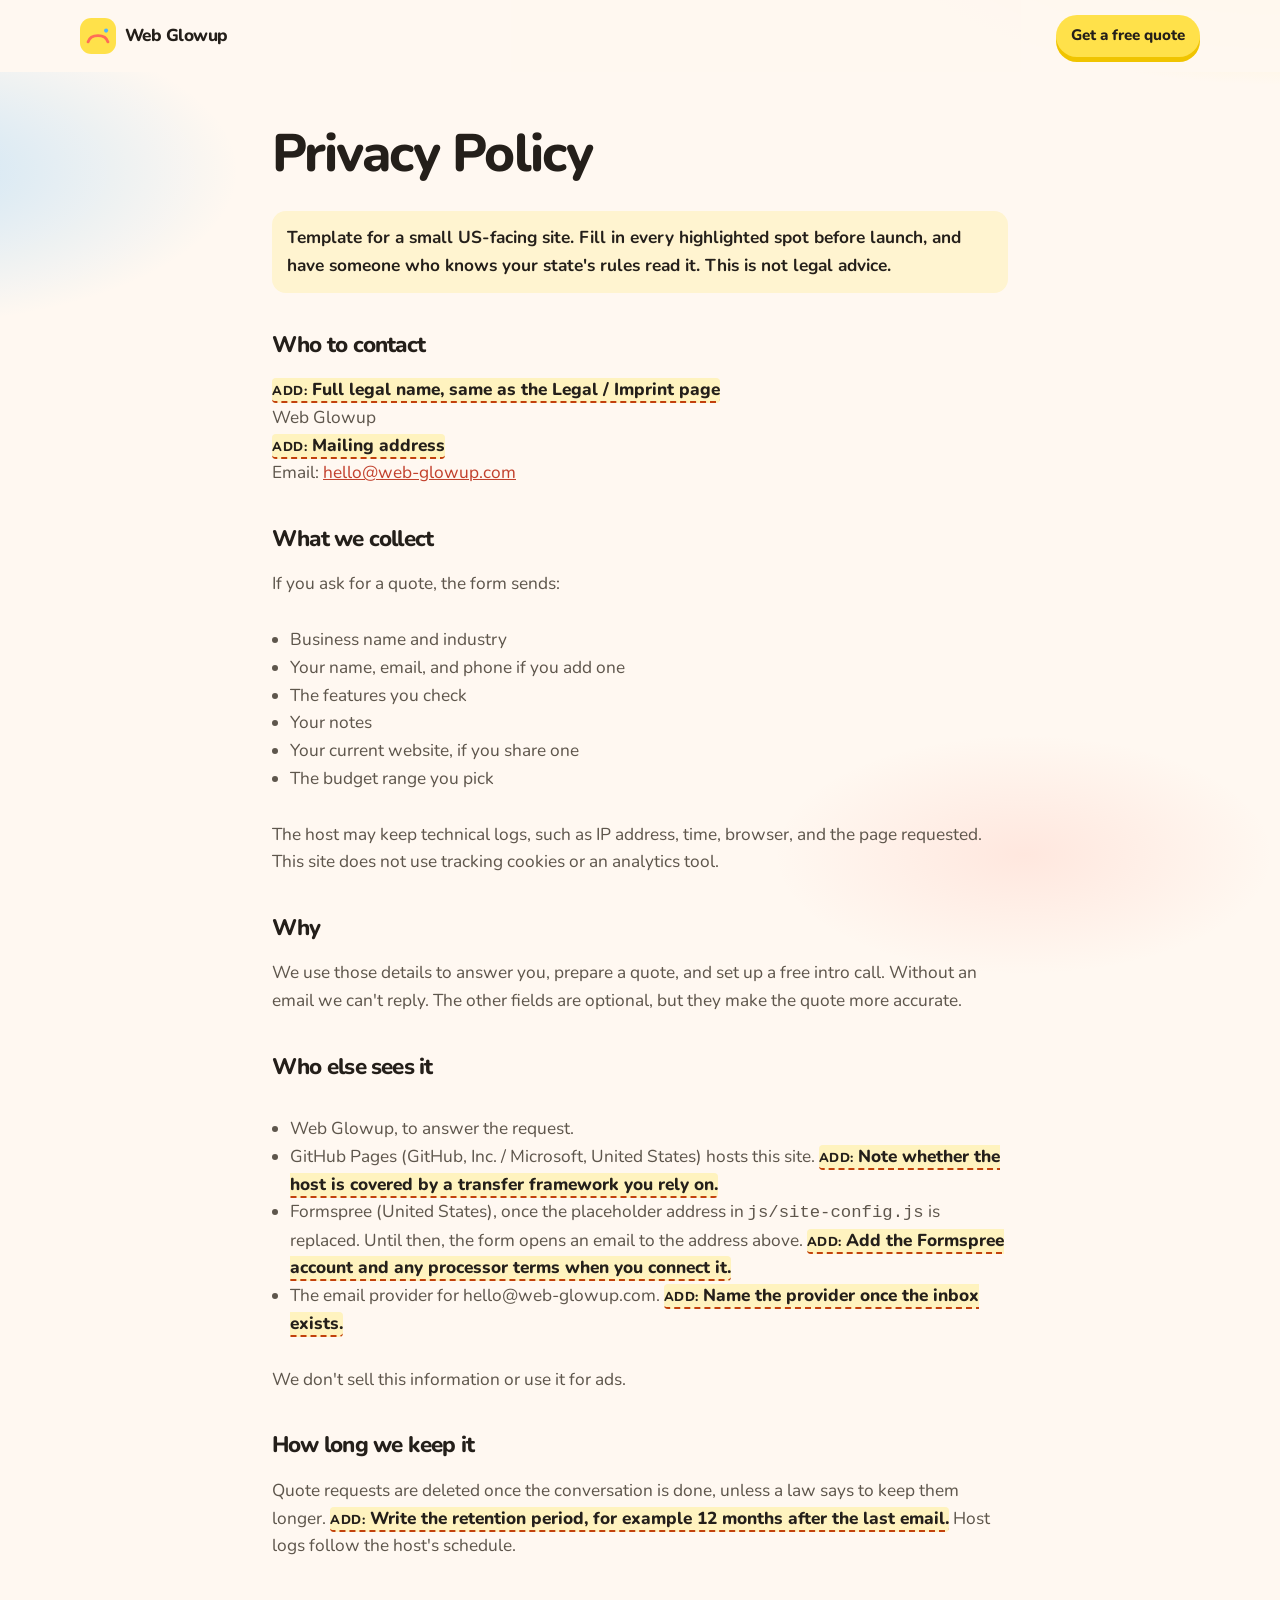
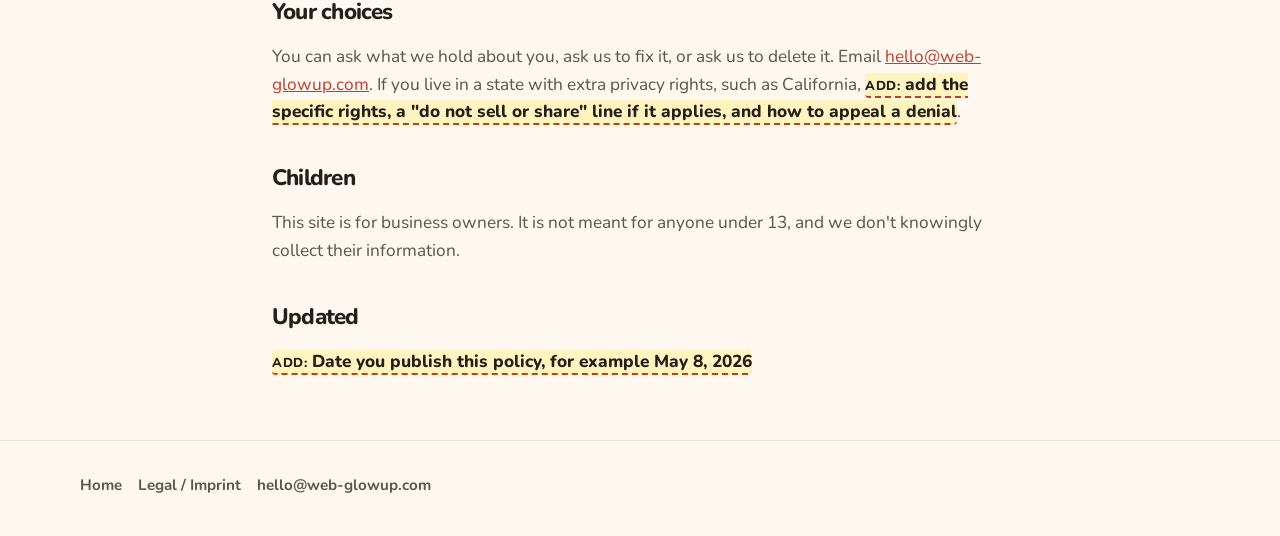
<file: privacy.html>
<!DOCTYPE html>
<html lang="en">
<head>
  <meta charset="utf-8">
  <meta name="viewport" content="width=device-width, initial-scale=1">
  <meta name="color-scheme" content="light">
  <title>Privacy Policy — Web Glowup</title>
  <meta name="description" content="Privacy policy template for Web Glowup. Highlighted fields still need to be filled in.">
  <link rel="icon" href="assets/favicon.svg" type="image/svg+xml">
  <link rel="icon" href="assets/favicon-32.png" sizes="32x32" type="image/png">
  <link rel="apple-touch-icon" href="assets/apple-touch-icon.png">
  <link rel="stylesheet" href="css/styles.css">
</head>
<body>
  <a class="skip" href="#content">Skip to content</a>
  <header class="site-header">
    <div class="header-inner">
      <a class="logo" href="index.html">
        <img src="assets/logo.svg" width="36" height="36" alt="">
        <span>Web Glowup</span>
      </a>
      <a class="button button-small" href="index.html#quote">Get a free quote</a>
    </div>
  </header>
  <main id="content" class="legal">
    <article class="legal-wrap prose">
      <h1>Privacy Policy</h1>
      <p class="todo-banner">Template for a small US-facing site. Fill in every highlighted spot before launch, and have someone who knows your state's rules read it. This is not legal advice.</p>

      <h2>Who to contact</h2>
      <p>
        <span class="fill">Full legal name, same as the Legal / Imprint page</span><br>
        Web Glowup<br>
        <span class="fill">Mailing address</span><br>
        Email: <a data-email href="mailto:hello@web-glowup.com">hello@web-glowup.com</a>
      </p>

      <h2>What we collect</h2>
      <p>If you ask for a quote, the form sends:</p>
      <ul>
        <li>Business name and industry</li>
        <li>Your name, email, and phone if you add one</li>
        <li>The features you check</li>
        <li>Your notes</li>
        <li>Your current website, if you share one</li>
        <li>The budget range you pick</li>
      </ul>
      <p>The host may keep technical logs, such as IP address, time, browser, and the page requested. This site does not use tracking cookies or an analytics tool.</p>

      <h2>Why</h2>
      <p>We use those details to answer you, prepare a quote, and set up a free intro call. Without an email we can't reply. The other fields are optional, but they make the quote more accurate.</p>

      <h2>Who else sees it</h2>
      <ul>
        <li>Web Glowup, to answer the request.</li>
        <li>GitHub Pages (GitHub, Inc. / Microsoft, United States) hosts this site. <span class="fill">Note whether the host is covered by a transfer framework you rely on.</span></li>
        <li>Formspree (United States), once the placeholder address in <code>js/site-config.js</code> is replaced. Until then, the form opens an email to the address above. <span class="fill">Add the Formspree account and any processor terms when you connect it.</span></li>
        <li>The email provider for hello@web-glowup.com. <span class="fill">Name the provider once the inbox exists.</span></li>
      </ul>
      <p>We don't sell this information or use it for ads.</p>

      <h2>How long we keep it</h2>
      <p>Quote requests are deleted once the conversation is done, unless a law says to keep them longer. <span class="fill">Write the retention period, for example 12 months after the last email.</span> Host logs follow the host's schedule.</p>

      <h2>Your choices</h2>
      <p>You can ask what we hold about you, ask us to fix it, or ask us to delete it. Email <a data-email href="mailto:hello@web-glowup.com">hello@web-glowup.com</a>. If you live in a state with extra privacy rights, such as California, <span class="fill">add the specific rights, a "do not sell or share" line if it applies, and how to appeal a denial</span>.</p>

      <h2>Children</h2>
      <p>This site is for business owners. It is not meant for anyone under 13, and we don't knowingly collect their information.</p>

      <h2>Updated</h2>
      <p><span class="fill">Date you publish this policy, for example May 8, 2026</span></p>
    </article>
  </main>
  <footer class="site-footer">
    <div class="container footer-meta">
      <a href="index.html">Home</a>
      <a href="legal.html">Legal / Imprint</a>
      <a data-email href="mailto:hello@web-glowup.com">hello@web-glowup.com</a>
    </div>
  </footer>
  <script src="js/site-config.js"></script>
  <script src="js/main.js"></script>
</body>
</html>
</file>
<file: css/styles.css>
@font-face {
  font-family: "Nunito";
  font-style: normal;
  font-weight: 420 800;
  font-display: swap;
  src: url("../assets/fonts/nunito-latin.woff2") format("woff2");
}

:root {
  --bg: #fff8f1;
  --paper: #ffffff;
  --ink: #241f1a;
  --muted: #5e564c;
  --line: rgba(36, 31, 26, 0.1);
  --yellow: #ffe14a;
  --coral: #ff6d57;
  --sky: #4eb4ff;
  --green: #21b573;
  --link: #c2412d;
  --header: 4.5rem;
  --content: 1120px;
  --sans: "Nunito", "Avenir Next", "Segoe UI", sans-serif;
  --shadow: 0 18px 40px rgba(80, 40, 20, 0.08);
  color-scheme: light;
}

*,
*::before,
*::after { box-sizing: border-box; }

html { scroll-behavior: smooth; scroll-padding-top: 5.4rem; }

body {
  margin: 0;
  min-height: 100vh;
  font-family: var(--sans);
  font-size: 1.08rem;
  line-height: 1.6;
  color: var(--ink);
  background:
    radial-gradient(700px 320px at 100% -5%, rgba(255, 225, 74, 0.55), transparent 60%),
    radial-gradient(620px 280px at -8% 8%, rgba(78, 180, 255, 0.28), transparent 55%),
    radial-gradient(500px 240px at 80% 40%, rgba(255, 109, 87, 0.12), transparent 50%),
    var(--bg);
}

body.nav-open { overflow: hidden; }

img, svg { display: block; max-width: 100%; }

a { color: inherit; }

h1, h2, h3 {
  font-weight: 800;
  letter-spacing: -0.035em;
  line-height: 1.08;
  margin: 0;
  text-wrap: balance;
}

p { margin: 0; text-wrap: pretty; }

:focus { outline: none; }

:focus-visible {
  outline: 3px solid #1d4f8a;
  outline-offset: 3px;
}

::selection { background: var(--yellow); color: var(--ink); }

.skip {
  position: absolute;
  left: 1rem;
  top: -4rem;
  z-index: 50;
  padding: 0.6rem 0.9rem;
  border-radius: 999px;
  background: var(--ink);
  color: white;
  text-decoration: none;
}

.skip:focus { top: 1rem; }

.container { width: min(var(--content), calc(100% - 2.2rem)); margin-inline: auto; }

.section { padding: clamp(3.6rem, 8vw, 6rem) 0; }

.eyebrow {
  margin: 0 0 0.7rem;
  color: var(--link);
  font-size: 0.82rem;
  font-weight: 800;
  letter-spacing: 0.12em;
  text-transform: uppercase;
}

.lead { margin-top: 0.9rem; color: var(--muted); font-size: 1.12rem; }

.section-head { max-width: 40rem; margin-bottom: 1.8rem; }

.button {
  display: inline-flex;
  align-items: center;
  justify-content: center;
  min-height: 48px;
  padding: 0.75rem 1.2rem;
  border: 0;
  border-radius: 999px;
  background: var(--yellow);
  color: var(--ink);
  font: 800 1.02rem/1 var(--sans);
  text-decoration: none;
  cursor: pointer;
  box-shadow: 0 8px 0 #f0c400;
}

.button:hover { transform: translateY(-2px); }

.button:active { transform: translateY(2px); box-shadow: 0 2px 0 #f0c400; }

.button-ghost {
  background: var(--paper);
  box-shadow: none;
  border: 2px solid var(--ink);
}

.button-ghost:hover { background: #fff4d0; }

.button-small { min-height: 42px; padding: 0.5rem 0.95rem; font-size: 0.95rem; box-shadow: 0 5px 0 #f0c400; }

.button:disabled { opacity: 0.65; cursor: progress; }

.site-header {
  position: sticky;
  top: 0;
  z-index: 30;
  height: var(--header);
  background: rgba(255, 248, 241, 0.94);
  border-bottom: 1px solid transparent;
}

.site-header.is-scrolled { border-bottom-color: var(--line); }

.header-inner {
  height: 100%;
  width: min(var(--content), calc(100% - 2.2rem));
  margin-inline: auto;
  display: flex;
  align-items: center;
  gap: 0.75rem;
}

.logo {
  display: inline-flex;
  align-items: center;
  gap: 0.55rem;
  margin-right: auto;
  text-decoration: none;
  font-weight: 800;
  letter-spacing: -0.03em;
}

.logo img { width: 36px; height: 36px; }

.nav-toggle {
  min-height: 44px;
  padding: 0.4rem 0.9rem;
  border-radius: 999px;
  border: 2px solid var(--ink);
  background: white;
  color: var(--ink);
  font: 800 0.95rem/1 var(--sans);
  cursor: pointer;
}

.header-cta { display: none; }

.nav-panel a { text-decoration: none; font-weight: 700; color: var(--muted); }

.nav-panel a:hover,
.nav-panel a[aria-current="true"] { color: var(--ink); }

.nav-cta {
  background: var(--yellow);
  color: var(--ink) !important;
  border-radius: 999px;
  text-align: center;
  box-shadow: 0 5px 0 #f0c400;
}

@media (max-width: 959px) {
  .nav-panel {
    position: fixed;
    z-index: 29;
    inset: var(--header) 0 0 0;
    display: grid;
    align-content: start;
    gap: 0.2rem;
    padding: 1rem 1rem 2rem;
    background: #fff8f1;
    opacity: 0;
    visibility: hidden;
    pointer-events: none;
    overflow: auto;
  }

  .nav-panel.is-open { opacity: 1; visibility: visible; pointer-events: auto; }

  .nav-panel a {
    min-height: 48px;
    display: flex;
    align-items: center;
    padding: 0.7rem 0.8rem;
    border-radius: 14px;
  }

  .nav-panel a:hover { background: white; }
}

@media (min-width: 960px) {
  .nav-toggle { display: none; }
  .header-cta { display: inline-flex; }
  .nav-panel { display: flex; align-items: center; gap: 0.15rem; }
  .nav-panel a { padding: 0.4rem 0.7rem; }
  .nav-cta { display: none; }
}

.hero { padding: clamp(2rem, 5vw, 4rem) 0 1.5rem; }

.hero-grid {
  display: grid;
  gap: 2rem;
  align-items: center;
}

.hero h1 { font-size: clamp(2.5rem, 6.4vw, 4.7rem); max-width: 12ch; }

.hero-actions { display: flex; flex-wrap: wrap; gap: 0.7rem; margin-top: 1.4rem; }

.hero-note { margin-top: 0.8rem; color: var(--muted); }

.chips {
  display: flex;
  flex-wrap: wrap;
  gap: 0.45rem;
  margin: 1.3rem 0 0;
  padding: 0;
  list-style: none;
}

.chips li {
  display: inline-flex;
  align-items: center;
  gap: 0.35rem;
  padding: 0.4rem 0.75rem;
  border-radius: 999px;
  background: white;
  border: 1px solid var(--line);
  font-weight: 700;
  font-size: 0.95rem;
}

.hero-art { position: relative; min-height: 320px; }

.blob {
  position: absolute;
  border-radius: 50%;
  z-index: 0;
}

.blob-a { width: 180px; height: 180px; background: #b7e4ff; right: 8%; top: 6%; }
.blob-b { width: 140px; height: 140px; background: #ffd0c6; left: 6%; bottom: 10%; }
.blob-c { width: 90px; height: 90px; background: var(--yellow); right: 4%; bottom: 18%; }

.hero-card {
  position: relative;
  z-index: 1;
  margin: 2.2rem 1.2rem 0;
  padding: 1.3rem;
  border-radius: 28px;
  background: white;
  box-shadow: var(--shadow);
  border: 3px solid var(--ink);
}

.hero-card .tag {
  display: inline-block;
  padding: 0.2rem 0.55rem;
  border-radius: 999px;
  background: #e7f8ef;
  color: #0f7a4d;
  font-size: 0.78rem;
  font-weight: 800;
  letter-spacing: 0.06em;
  text-transform: uppercase;
}

.hero-card h2 { margin: 0.55rem 0 0.2rem; font-size: 1.8rem; }

.hero-card p { color: var(--muted); }

.pill-row { display: flex; flex-wrap: wrap; gap: 0.4rem; margin-top: 0.9rem; }

.pill-row span {
  padding: 0.3rem 0.6rem;
  border-radius: 999px;
  background: #fff4d0;
  font-size: 0.88rem;
  font-weight: 800;
}

.price-band { padding: 0.4rem 0 1.2rem; }

.price-band-inner {
  text-align: center;
  padding: 1.2rem 1rem;
  border-radius: 24px;
  background: white;
  border: 3px solid var(--ink);
  box-shadow: 8px 8px 0 var(--yellow);
}

.price-sentence {
  font-size: clamp(1.45rem, 3vw, 2.15rem);
  font-weight: 800;
  letter-spacing: -0.03em;
  line-height: 1.2;
}

.fine, .hint, .price-note { color: var(--muted); font-size: 0.98rem; }

.price-band .price-note { margin-top: 0.45rem; }

.feature-list {
  list-style: none;
  margin: 0;
  padding: 0;
  display: grid;
  gap: 0.8rem;
}

.feature {
  display: grid;
  grid-template-columns: auto 1fr;
  gap: 0.9rem;
  padding: 1rem;
  border-radius: 22px;
  background: white;
  border: 1px solid var(--line);
}

.feature:hover { transform: translateY(-3px); box-shadow: var(--shadow); }

.icon {
  width: 3rem;
  height: 3rem;
  border-radius: 16px;
  display: grid;
  place-items: center;
  font-size: 1.4rem;
}

.icon.sun { background: #fff3bf; }
.icon.cal { background: #d9f2ff; }
.icon.qr { background: #ffe1da; }
.icon.pin { background: #e7f8ef; }
.icon.mail { background: #f3e4ff; }

.feature h3 { font-size: 1.3rem; }
.feature p { margin-top: 0.25rem; color: var(--muted); }

.cycle-wrap { margin-top: 2.2rem; }
.cycle-wrap h3 { font-size: clamp(1.7rem, 3vw, 2.3rem); }
.cycle-wrap > p { margin: 0.6rem 0 1rem; color: var(--muted); max-width: 40rem; }

.cycle {
  list-style: none;
  margin: 0;
  padding: 0;
  display: grid;
  gap: 0.7rem;
}

.cycle li {
  padding: 1rem;
  border-radius: 18px;
  background: white;
  border: 1px solid var(--line);
}

.cycle li span {
  display: inline-grid;
  place-items: center;
  width: 1.8rem;
  height: 1.8rem;
  border-radius: 50%;
  background: var(--ink);
  color: white;
  font-size: 0.85rem;
  font-weight: 800;
}

.cycle li strong { display: block; margin: 0.5rem 0 0.15rem; }
.cycle li p { color: var(--muted); font-size: 0.96rem; }

.cycle li.is-active {
  border-color: var(--ink);
  box-shadow: 6px 6px 0 var(--sky);
}

.cycle.is-static li { box-shadow: none; }

.price-layout { display: grid; gap: 1.3rem; align-items: start; }

.wish-steps { list-style: none; margin: 1.2rem 0 0; padding: 0; display: grid; gap: 0.9rem; }

.wish-steps li { display: grid; grid-template-columns: auto 1fr; gap: 0.75rem; }

.wish-steps li > span {
  width: 2rem;
  height: 2rem;
  display: grid;
  place-items: center;
  border-radius: 50%;
  background: var(--coral);
  color: white;
  font-weight: 800;
}

.wish-steps h3 { font-size: 1.2rem; }
.wish-steps p { color: var(--muted); }

.price-card {
  padding: 1.3rem;
  border-radius: 28px;
  background: white;
  border: 3px solid var(--ink);
  box-shadow: 10px 10px 0 #b7e4ff;
}

.price-figures { display: grid; gap: 0.7rem; margin: 0.3rem 0 0.9rem; }

.price-figures span {
  display: block;
  color: var(--muted);
  font-size: 0.82rem;
  font-weight: 800;
  letter-spacing: 0.08em;
  text-transform: uppercase;
}

.price-figures strong {
  font-size: clamp(3.2rem, 7vw, 4.6rem);
  letter-spacing: -0.05em;
  line-height: 0.9;
}

.price-card .price-sentence {
  font-size: clamp(1.2rem, 2vw, 1.5rem);
  padding-top: 0.8rem;
  border-top: 2px dashed var(--line);
}

.price-card .price-note { margin: 0.7rem 0 1rem; }

.picks-title { margin: 2rem 0 0.3rem; font-size: 1.5rem; }
.picks-intro { color: var(--muted); margin-bottom: 0.9rem; }

.picks {
  list-style: none;
  margin: 0;
  padding: 0;
  display: grid;
  gap: 0.7rem;
}

.picks a {
  display: grid;
  gap: 0.15rem;
  min-height: 44px;
  padding: 0.95rem 1rem;
  border-radius: 18px;
  background: white;
  border: 1px solid var(--line);
  text-decoration: none;
}

.picks a:hover { border-color: var(--ink); transform: translateY(-2px); }
.picks strong { font-weight: 800; }
.picks span { color: var(--muted); }

.sample-flag, .example-flag {
  display: inline-flex;
  align-items: center;
  min-height: 32px;
  margin-bottom: 0.7rem;
  padding: 0.15rem 0.65rem;
  border-radius: 999px;
  background: #ffe1da;
  color: #9a3412;
  font-size: 0.78rem;
  font-weight: 800;
  letter-spacing: 0.08em;
  text-transform: uppercase;
}

.shots { display: grid; gap: 0.8rem; margin-top: 1.2rem; }

.shot {
  margin: 0;
  border-radius: 22px;
  background: white;
  border: 1px solid var(--line);
  overflow: hidden;
}

.shot figcaption {
  padding: 0.75rem 0.9rem 0;
  font-size: 0.78rem;
  font-weight: 800;
  letter-spacing: 0.08em;
  text-transform: uppercase;
  color: var(--link);
}

.browser { padding: 0.6rem 0.75rem 0.85rem; }

.browser-bar { display: flex; gap: 0.3rem; align-items: center; margin-bottom: 0.55rem; color: var(--muted); font-size: 0.78rem; }

.browser-bar i { width: 0.5rem; height: 0.5rem; border-radius: 50%; background: #ffd0c6; }

.mini {
  border-radius: 14px;
  padding: 0.85rem;
  min-height: 160px;
  background: linear-gradient(180deg, #fff7ea, #ffe8c7);
}

.mini h4 { margin: 0.2rem 0; font-size: 1.35rem; }
.mini .k { font-size: 0.75rem; font-weight: 800; letter-spacing: 0.1em; text-transform: uppercase; color: #9a3412; }
.mini-row { display: flex; justify-content: space-between; gap: 0.5rem; padding: 0.3rem 0; border-top: 1px solid rgba(36, 31, 26, 0.1); font-size: 0.92rem; }

.phone-mini {
  width: min(170px, 70%);
  margin: 0.3rem auto;
  padding: 0.7rem;
  border-radius: 22px;
  background: var(--ink);
  color: white;
  text-align: center;
}

.qr { display: grid; grid-template-columns: repeat(7, 1fr); gap: 3px; width: 110px; margin: 0.4rem auto; }
.qr i { aspect-ratio: 1; background: transparent; }
.qr i.on { background: white; }

.steps { list-style: none; margin: 0; padding: 0; display: grid; gap: 0.8rem; }

.step {
  padding: 1.1rem;
  border-radius: 22px;
  background: white;
  border: 1px solid var(--line);
}

.step > span { color: var(--link); font-weight: 800; letter-spacing: 0.08em; }
.step h3 { margin: 0.3rem 0; font-size: 1.35rem; }
.step p { color: var(--muted); }

.about-grid { display: grid; gap: 1.3rem; align-items: center; }

.portrait {
  aspect-ratio: 4 / 5;
  max-width: 320px;
  border-radius: 28px;
  border: 3px solid var(--ink);
  background:
    radial-gradient(circle at 50% 30%, #ffe14a, transparent 46%),
    linear-gradient(160deg, #ffd0c6, #b7e4ff);
  display: grid;
  place-items: center;
  position: relative;
  box-shadow: 10px 10px 0 white;
}

.portrait strong { font-size: 5rem; font-weight: 800; }

.portrait span {
  position: absolute;
  left: 1rem;
  bottom: 1rem;
  padding: 0.25rem 0.6rem;
  border-radius: 999px;
  background: white;
  font-size: 0.85rem;
  font-weight: 800;
}

.about-copy { display: grid; gap: 0.8rem; }
.about-copy p { color: var(--muted); }
.about-copy p:first-of-type { color: var(--ink); }

.quotes { display: grid; gap: 0.8rem; }

.quote {
  margin: 0;
  padding: 1.1rem;
  border-radius: 22px;
  background: white;
  border: 2px dashed #e7b8ae;
}

.quote p { font-size: 1.15rem; font-weight: 700; }
.quote footer { margin-top: 0.7rem; color: var(--muted); font-size: 0.92rem; }

.faq { display: grid; gap: 0.55rem; }

.faq details {
  border-radius: 16px;
  background: white;
  border: 1px solid var(--line);
  padding: 0.15rem 1rem;
}

.faq summary {
  cursor: pointer;
  min-height: 48px;
  display: flex;
  align-items: center;
  font-weight: 800;
  list-style: none;
}

.faq summary::-webkit-details-marker { display: none; }
.faq summary::after { content: "+"; margin-left: auto; font-size: 1.4rem; color: var(--link); }
.faq details[open] summary::after { content: "–"; }
.faq details p { margin: 0 0 1rem; color: var(--muted); }

.quote-grid { display: grid; gap: 1.2rem; align-items: start; }

.form-card, .aside-card {
  background: white;
  border: 1px solid var(--line);
  border-radius: 24px;
}

.form-card { padding: 1rem; box-shadow: var(--shadow); }
.aside-card { padding: 1.15rem; display: grid; gap: 0.6rem; }
.aside-card a { color: var(--link); font-weight: 800; }

.form-grid, .form-row-2, .form-row-3 { display: grid; gap: 0.85rem; }

label, legend { font-weight: 800; }
.field { display: grid; gap: 0.35rem; }

input, select, textarea {
  width: 100%;
  min-height: 48px;
  padding: 0.7rem 0.8rem;
  border-radius: 14px;
  border: 2px solid #eadfd4;
  background: #fffdfb;
  color: var(--ink);
  font: 600 1rem/1.4 var(--sans);
}

textarea { min-height: 130px; resize: vertical; }

::placeholder { color: #8a8176; opacity: 1; }

fieldset {
  margin: 0;
  padding: 0.85rem;
  border: 2px solid #eadfd4;
  border-radius: 18px;
}

.checks { display: grid; gap: 0.4rem; margin-top: 0.6rem; }

.check {
  display: flex;
  align-items: flex-start;
  gap: 0.65rem;
  min-height: 44px;
  font-weight: 700;
}

.check input {
  width: 1.15rem;
  height: 1.15rem;
  min-height: 0;
  margin-top: 0.2rem;
  accent-color: #e24b38;
}

.field-error { color: #9f1239; font-size: 0.92rem; font-weight: 700; }
[aria-invalid="true"] { border-color: #e11d48; }

.hp { position: absolute; left: -9999px; width: 1px; height: 1px; overflow: hidden; }

.form-status { margin-top: 0.8rem; padding: 0.9rem; border-radius: 16px; display: grid; gap: 0.7rem; }
.form-status.error { background: #ffe4e6; color: #9f1239; }
.form-status.success { background: #e7f8ef; color: #0f7a4d; }
.form-status.fallback { background: #fff4d0; color: var(--ink); }

.site-footer { padding: 2rem 0 2.5rem; border-top: 1px solid var(--line); }
.footer-grid { display: grid; gap: 1rem; }
.footer-links, .footer-meta { display: flex; flex-wrap: wrap; gap: 0.7rem 1rem; }
.footer-links a, .footer-meta a { color: var(--muted); text-decoration: none; font-weight: 700; }
.footer-links a:hover, .footer-meta a:hover { color: var(--ink); }
.footer-meta { color: var(--muted); font-size: 0.95rem; }

.legal { padding: clamp(2rem, 5vw, 3.4rem) 0 4rem; }
.legal-wrap { width: min(46rem, calc(100% - 2.2rem)); margin-inline: auto; }
.legal h1 { font-size: clamp(2.2rem, 5vw, 3.3rem); }
.legal h2 { margin: 1.8rem 0 0.5rem; font-size: 1.4rem; }
.legal p, .legal li { color: var(--muted); }
.legal ul { padding-left: 1.1rem; }
.legal a { color: var(--link); }
.prose { display: grid; gap: 0.7rem; }

.todo-banner {
  margin-top: 1rem;
  padding: 0.85rem 0.95rem;
  border-radius: 14px;
  background: #fff4d0;
  color: var(--ink) !important;
  font-weight: 700;
}

.fill {
  background: #fff3bf;
  border-bottom: 2px dashed #c2410c;
  border-radius: 4px;
  color: var(--ink);
  font-weight: 800;
}

.fill::before {
  content: "Add: ";
  font-size: 0.75em;
  letter-spacing: 0.04em;
  text-transform: uppercase;
}

@media (min-width: 720px) {
  .form-row-2 { grid-template-columns: 1fr 1fr; }
  .form-row-3 { grid-template-columns: 1.1fr 1.2fr 0.9fr; }
  .shots, .quotes { grid-template-columns: repeat(3, 1fr); }
  .picks { grid-template-columns: repeat(2, 1fr); }
  .steps { grid-template-columns: 1fr 1fr; }
  .feature-list { grid-template-columns: 1fr 1fr; }
  .footer-grid { grid-template-columns: 1.3fr 1fr; }
}

@media (min-width: 960px) {
  .hero-grid { grid-template-columns: 1.1fr 0.9fr; }
  .price-layout { grid-template-columns: 1.1fr 0.9fr; }
  .cycle { grid-template-columns: repeat(5, 1fr); }
  .steps { grid-template-columns: repeat(4, 1fr); }
  .about-grid { grid-template-columns: 260px 1fr; gap: 2rem; }
  .quote-grid { grid-template-columns: 0.8fr 1.2fr; }
  .picks { grid-template-columns: repeat(3, 1fr); }
}

@media (prefers-reduced-motion: no-preference) {
  .js .reveal { opacity: 0; transform: translateY(14px); }
  .js .reveal.is-in { opacity: 1; transform: none; transition: opacity 0.6s ease, transform 0.6s ease; }
  .hero-copy > * { animation: rise 0.7s both; }
  .blob { animation: float 7s ease-in-out infinite; }
  .blob-b { animation-delay: -2s; }
}

@keyframes rise {
  from { opacity: 0; transform: translateY(12px); }
  to { opacity: 1; transform: none; }
}

@keyframes float {
  50% { transform: translateY(-8px); }
}

@media (prefers-reduced-motion: reduce) {
  html { scroll-behavior: auto; }
  *, *::before, *::after {
    animation: none !important;
    transition: none !important;
  }
}
</file>
<file: css/demo.css>
@font-face {
  font-family: "Nunito";
  font-style: normal;
  font-weight: 500 800;
  font-display: swap;
  src: url("../assets/fonts/nunito-latin.woff2") format("woff2");
}

:root {
  --ink: #241910;
  --muted: #5c5148;
  --paper: #fff6ec;
  --card: #fffdf8;
  --wine: #c2412d;
  --line: rgba(36, 25, 16, 0.12);
}

* { box-sizing: border-box; }

body {
  margin: 0;
  font-family: "Nunito", "Avenir Next", sans-serif;
  color: var(--ink);
  background: var(--paper);
  line-height: 1.55;
}

a { color: inherit; }

:focus-visible { outline: 3px solid #1d4f8a; outline-offset: 3px; }

.demo-banner {
  position: sticky;
  top: 0;
  z-index: 5;
  display: flex;
  flex-wrap: wrap;
  gap: 0.6rem 1rem;
  align-items: center;
  justify-content: space-between;
  padding: 0.8rem 1.1rem;
  background: #ffe14a;
  color: #241f1a;
  border-bottom: 3px solid #241f1a;
}

.demo-banner p { margin: 0; max-width: 46rem; }

.demo-banner a { font-weight: 800; }

.wrap { width: min(880px, calc(100% - 2rem)); margin: 0 auto; }

.hero { padding: 2.6rem 0 1.2rem; }

.kicker {
  letter-spacing: 0.14em;
  text-transform: uppercase;
  color: var(--wine);
  font-size: 0.78rem;
  font-weight: 800;
}

h1, h2 { font-weight: 800; letter-spacing: -0.03em; line-height: 1.05; margin: 0.3rem 0 0.55rem; }
h1 { font-size: clamp(2.6rem, 7vw, 4.4rem); }
h2 { font-size: clamp(1.7rem, 4vw, 2.2rem); }
.lead { font-size: 1.12rem; color: var(--muted); max-width: 38rem; }

.grid { display: grid; gap: 0.8rem; padding-bottom: 2rem; }

.card {
  background: var(--card);
  border: 1px solid var(--line);
  border-radius: 20px;
  padding: 1rem 1.05rem;
}

.card p { margin: 0.2rem 0 0; color: var(--muted); }

.menu { display: grid; gap: 0.65rem; }

.dish { padding-top: 0.65rem; border-top: 1px solid var(--line); }
.dish strong { display: block; }

form { display: grid; gap: 0.7rem; }
label { font-weight: 800; display: grid; gap: 0.3rem; }

input, select {
  min-height: 46px;
  border-radius: 12px;
  border: 2px solid var(--line);
  padding: 0.55rem 0.7rem;
  font: inherit;
  background: #fff;
  color: var(--ink);
}

button {
  min-height: 48px;
  border: 0;
  border-radius: 999px;
  background: var(--wine);
  color: white;
  font: 800 1rem/1 "Nunito", sans-serif;
  padding: 0.7rem 1rem;
  cursor: pointer;
}

.note { padding: 0.8rem 0.9rem; border-radius: 12px; background: #fff3bf; }

.qr { display: grid; grid-template-columns: repeat(7, 12px); gap: 3px; margin: 0.6rem 0; }
.qr i { width: 12px; height: 12px; background: transparent; }
.qr i.on { background: var(--ink); }

footer { padding: 1.2rem 0 2.4rem; color: var(--muted); }

@media (min-width: 760px) {
  .grid { grid-template-columns: 1.1fr 0.9fr; }
  .span-2 { grid-column: 1 / -1; }
}
</file>
